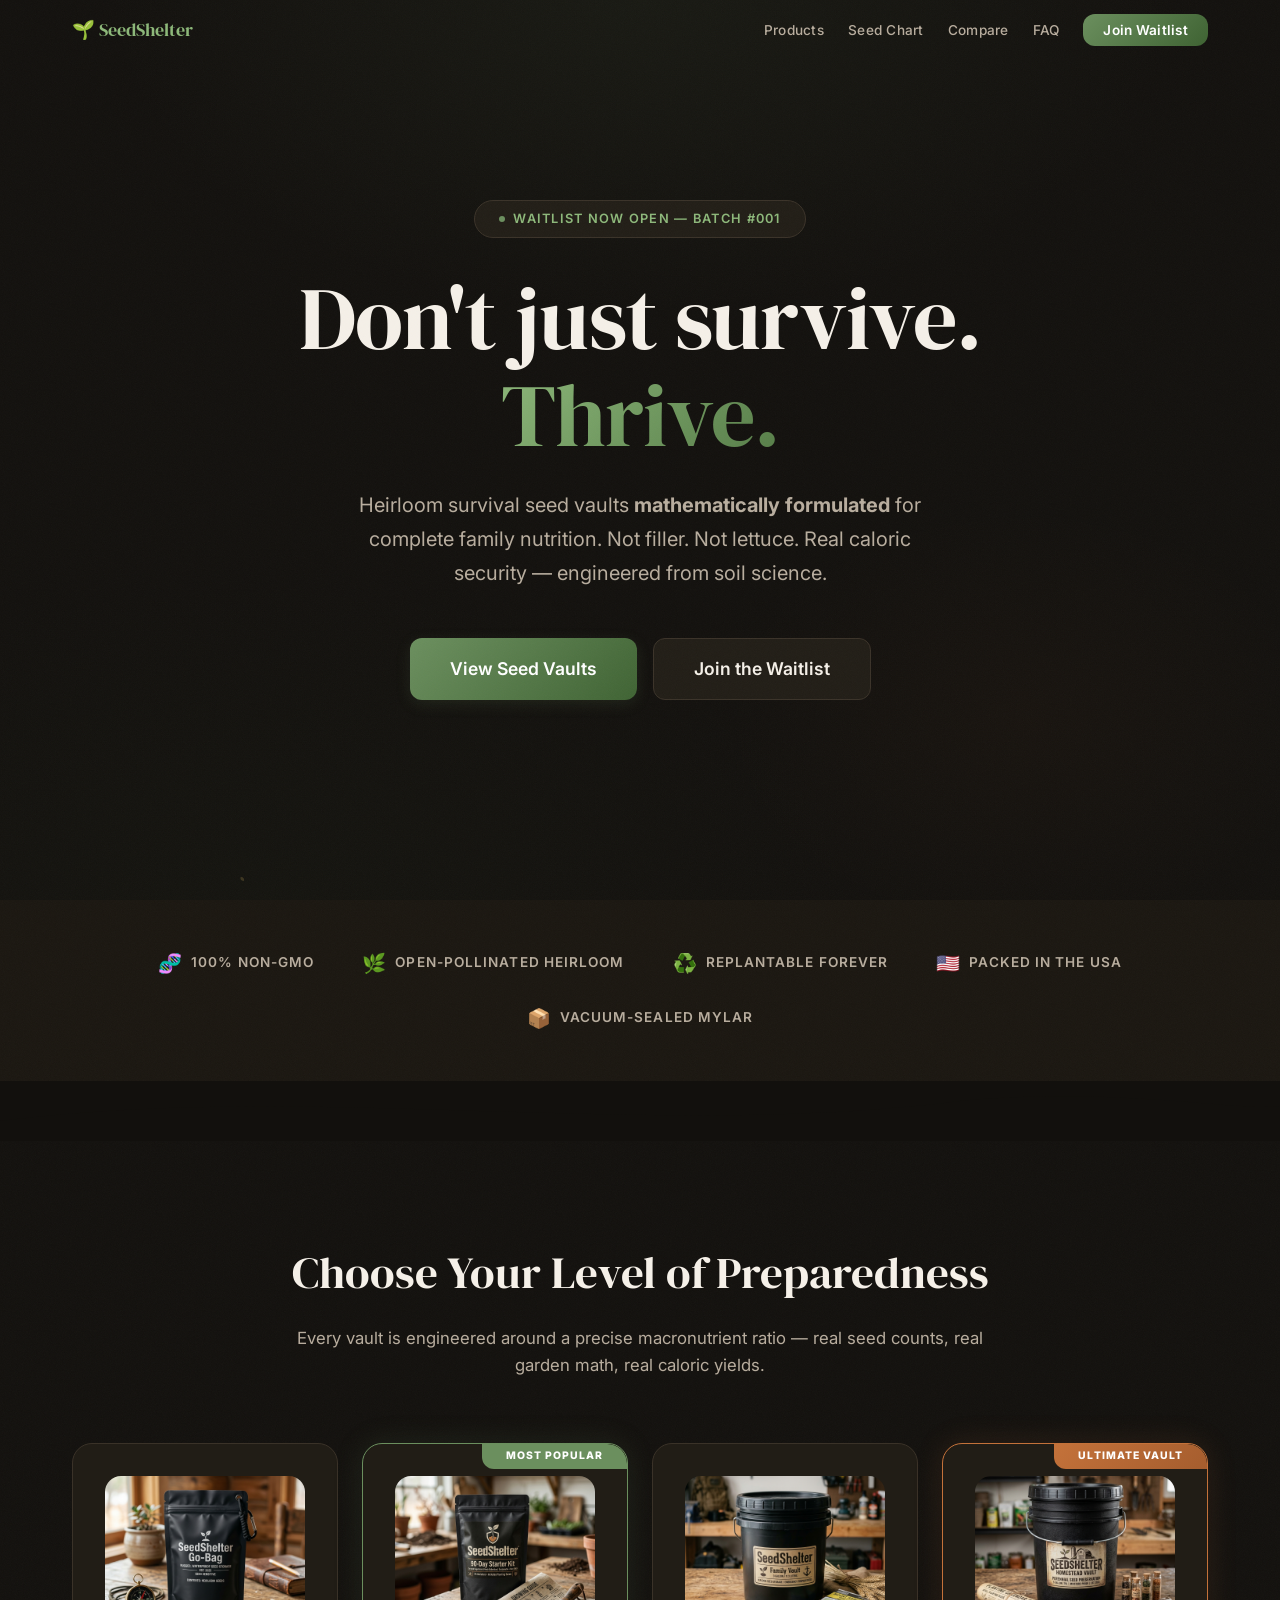
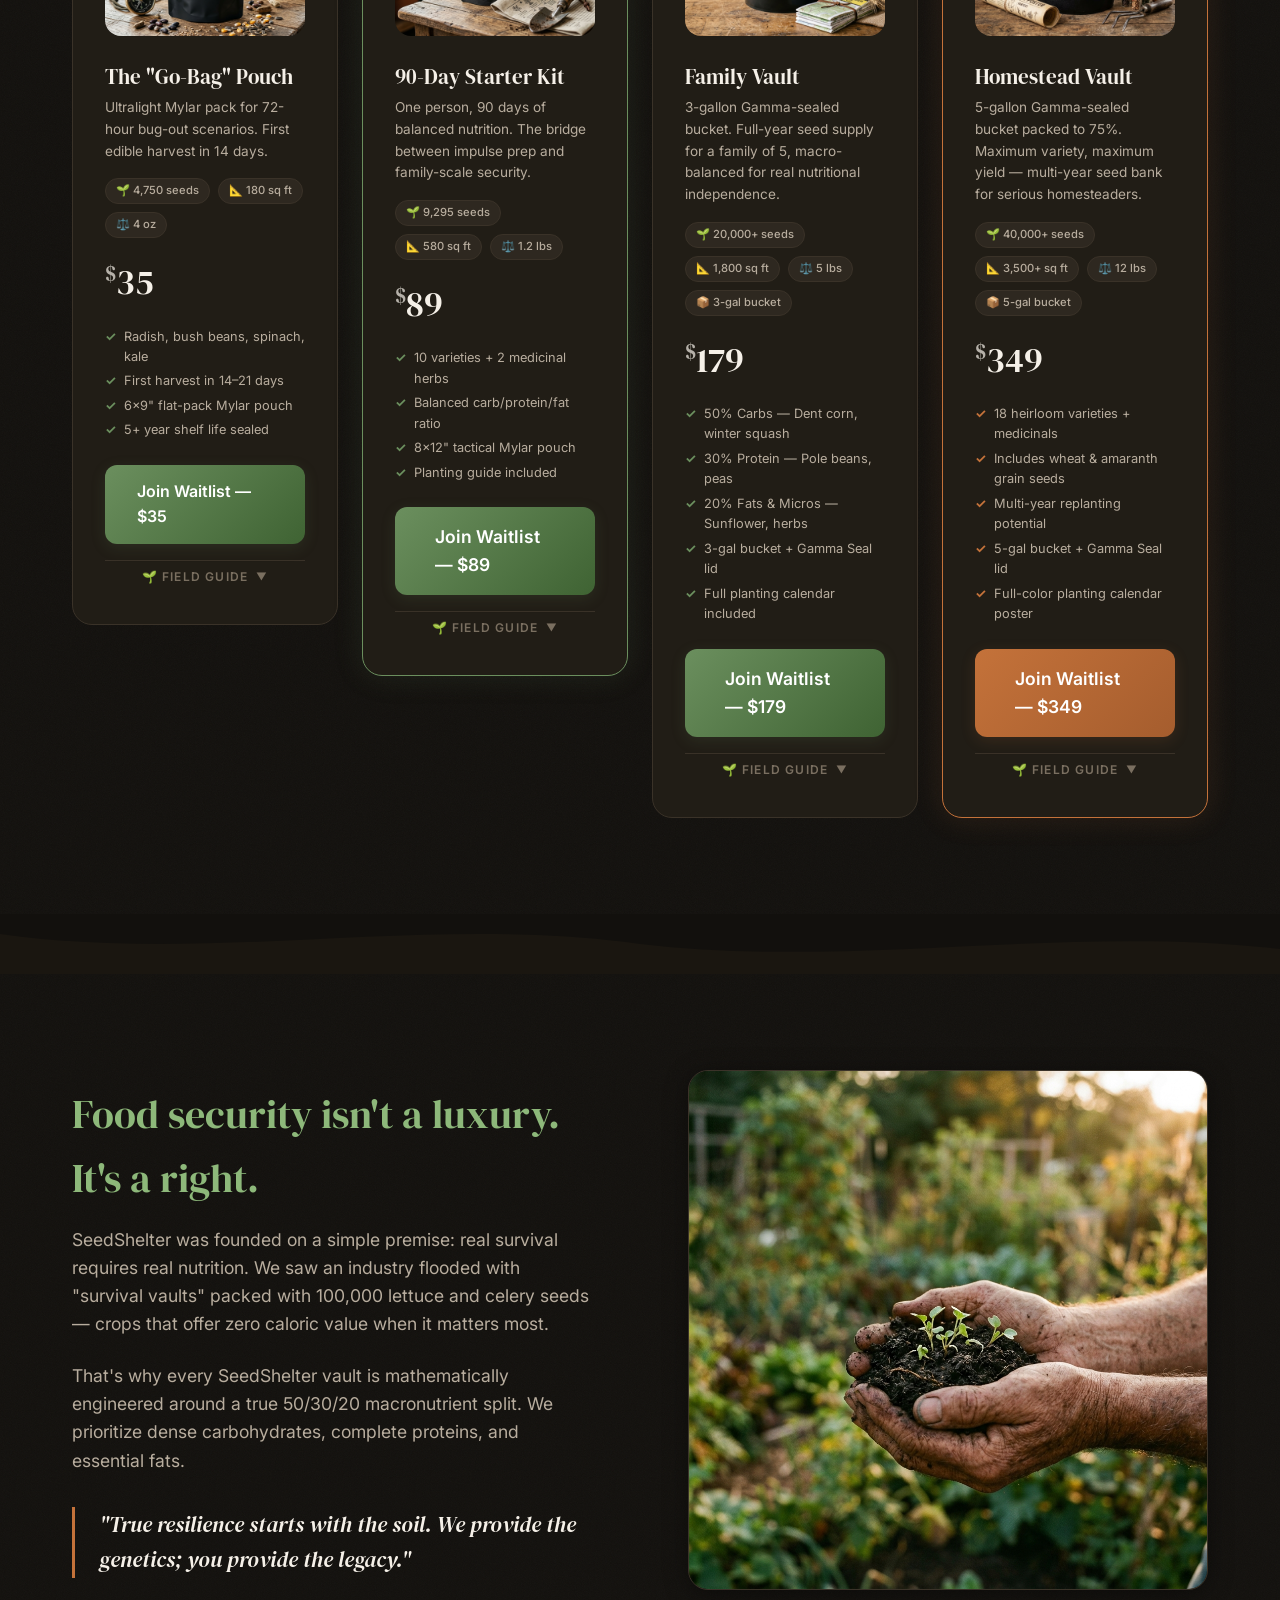
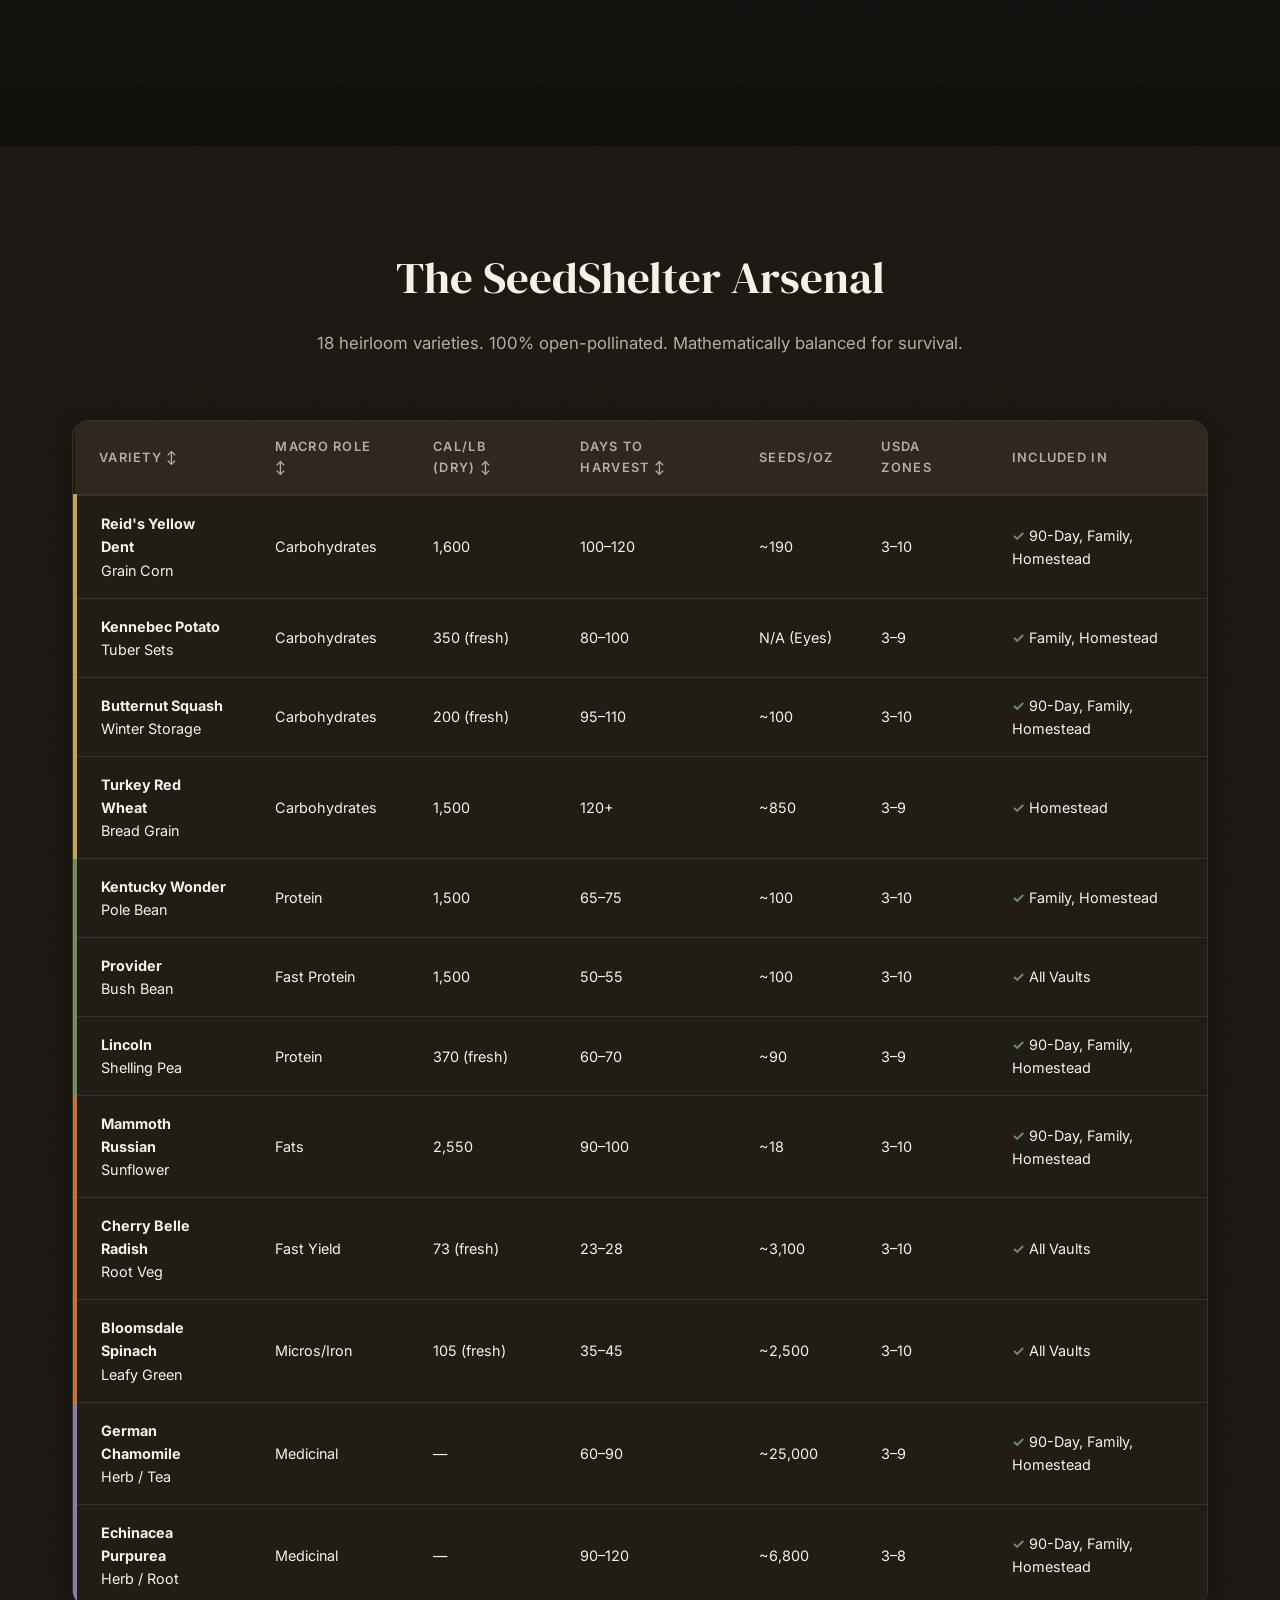
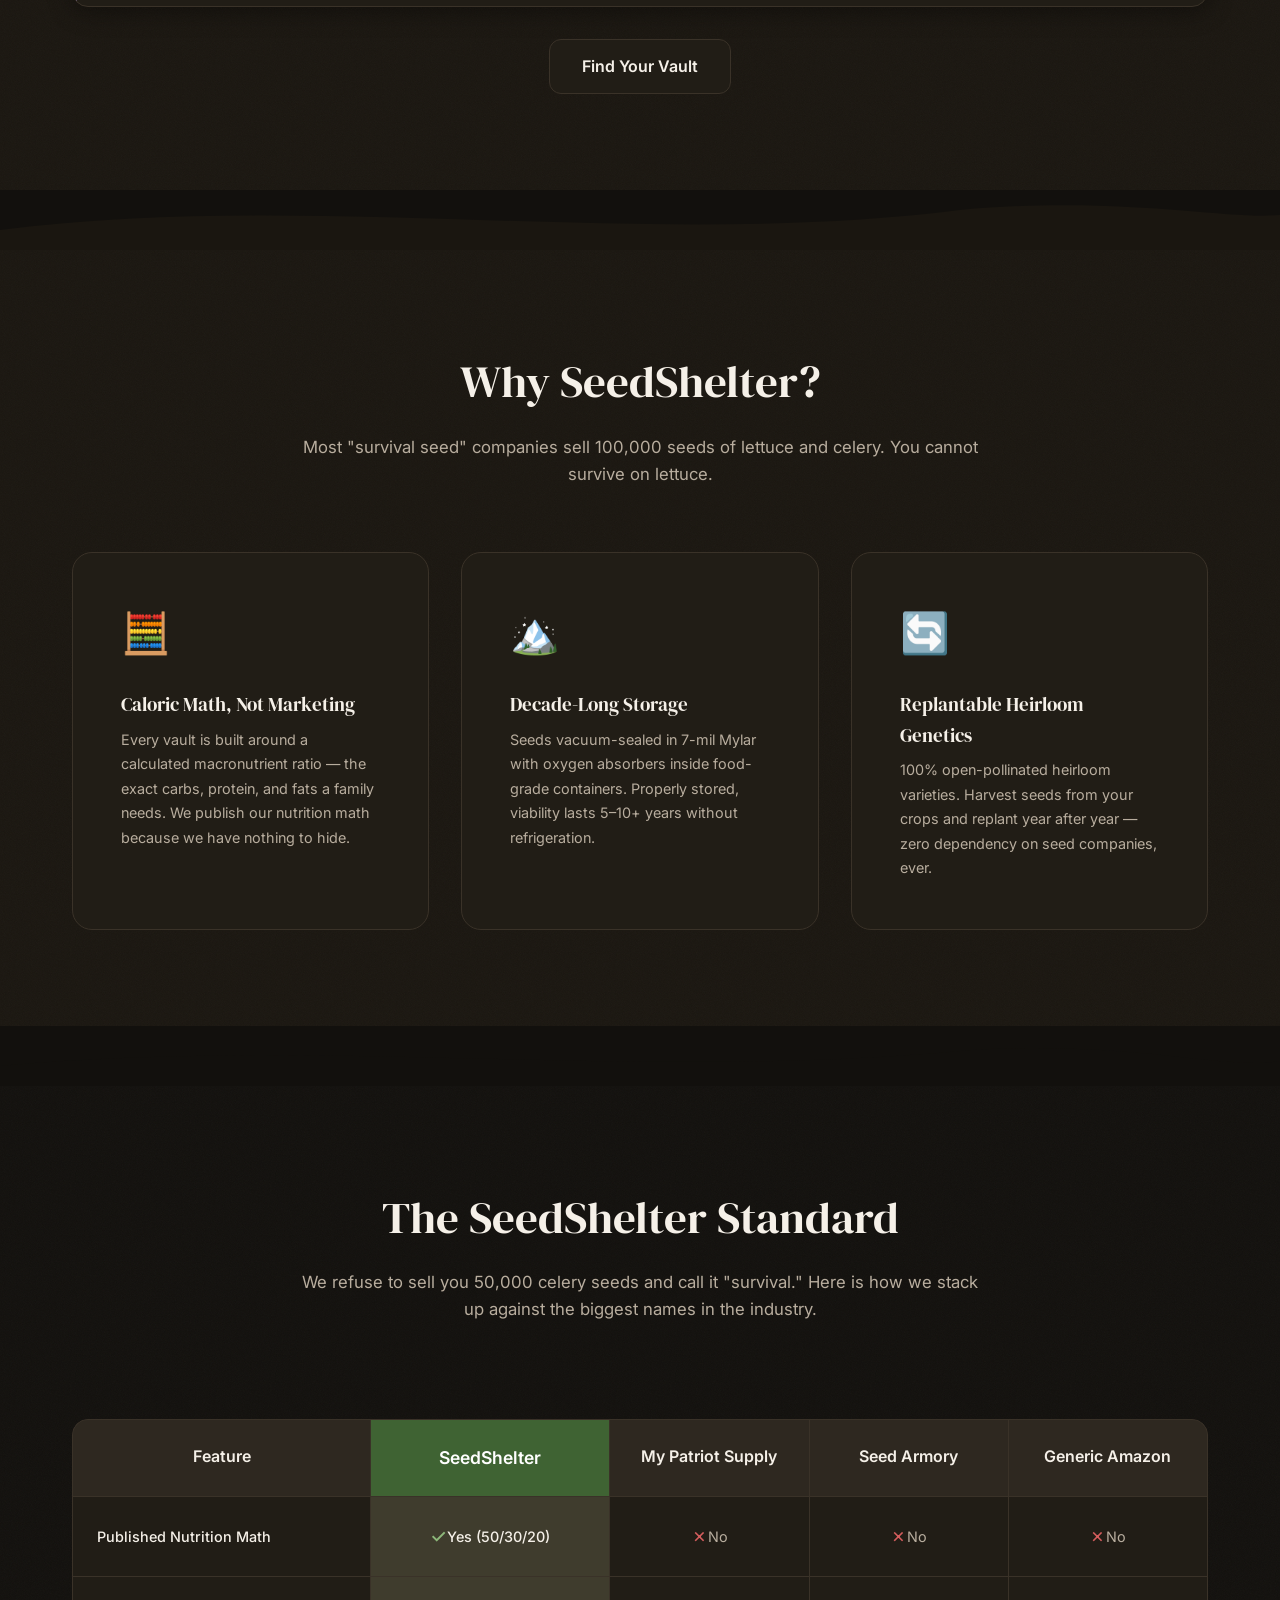
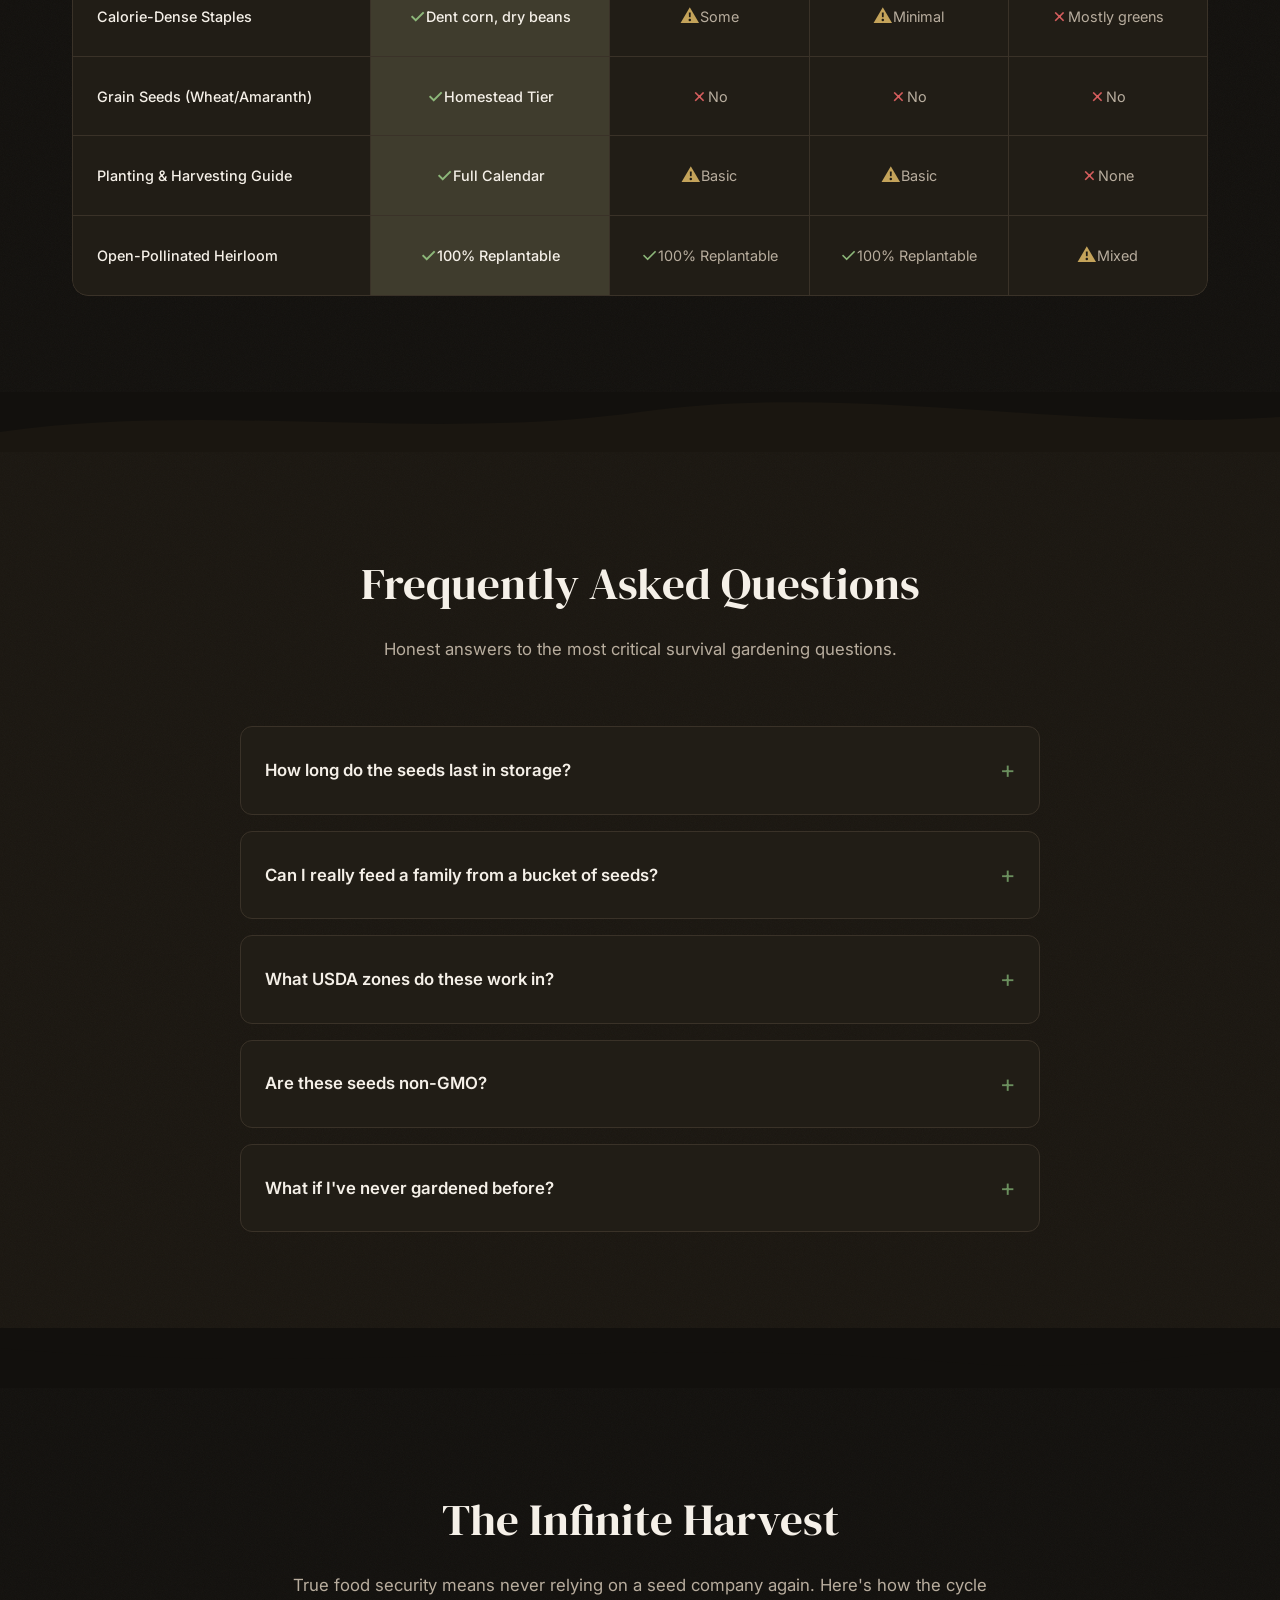
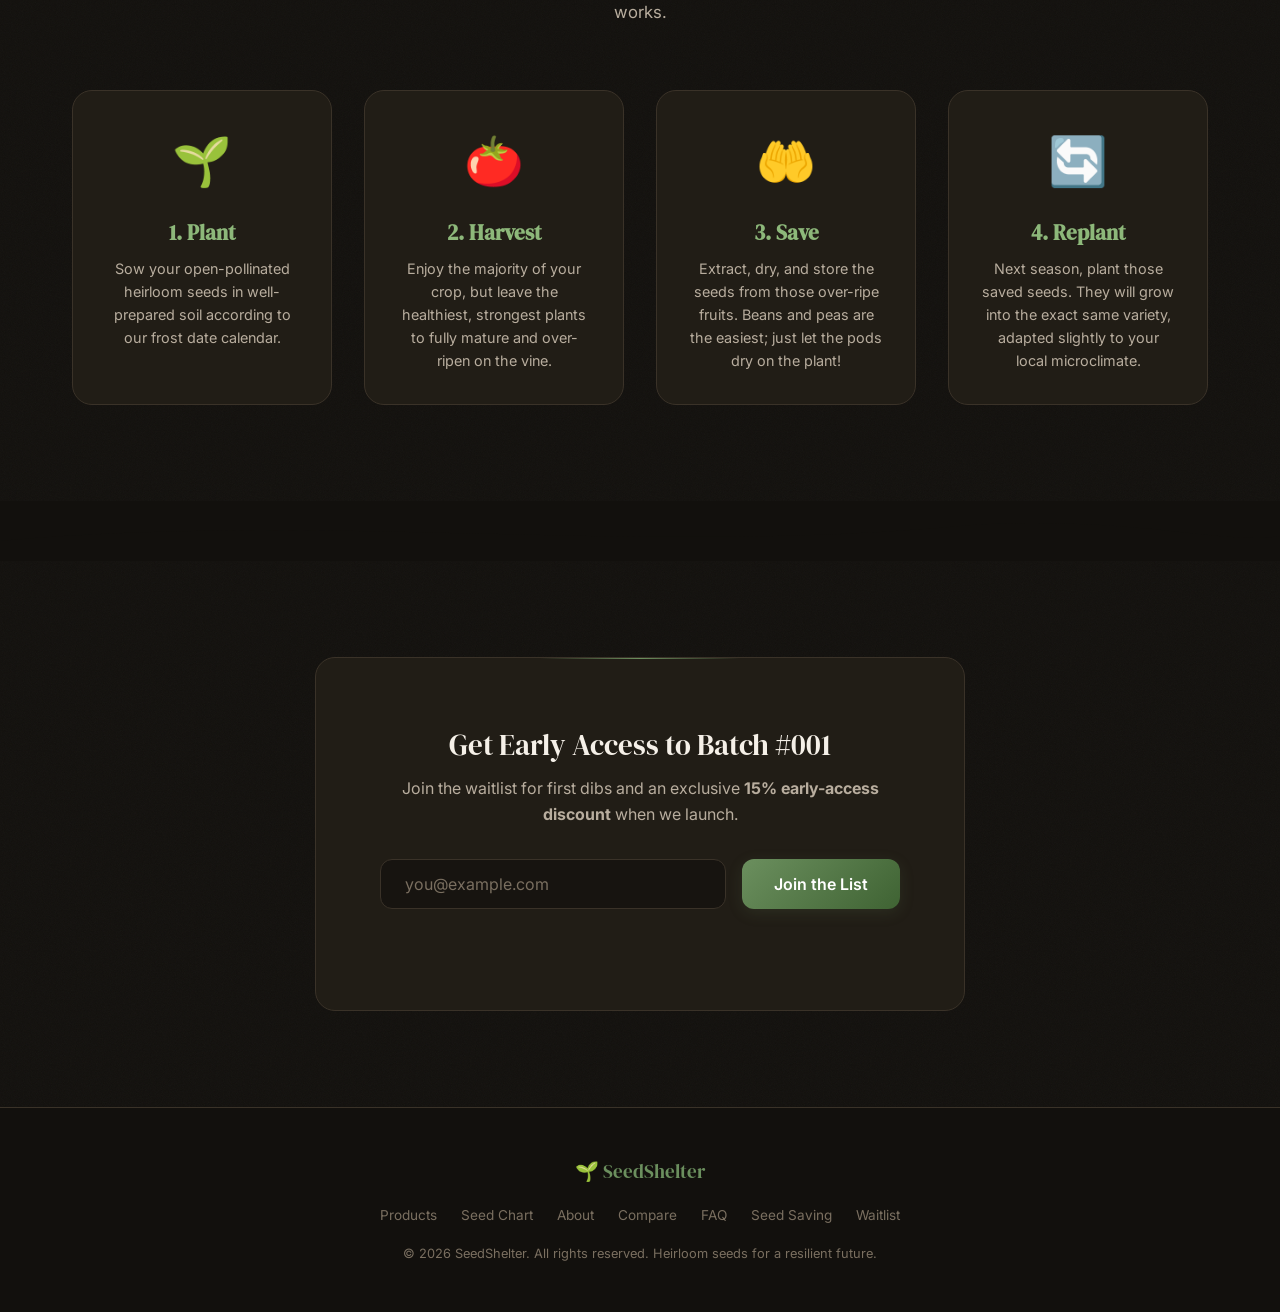
<file: index.html>
<!DOCTYPE html>
<html lang="en">
<head>
    <meta charset="UTF-8">
    <meta name="viewport" content="width=device-width, initial-scale=1.0">
    <title>SeedShelter | Survival Seed Vaults Engineered for Nutritional Independence</title>
    <meta name="description" content="Heirloom survival seed vaults with scientifically balanced macronutrient ratios. Non-GMO, open-pollinated, replantable forever. From 72-hour go-bags to full-year family vaults.">
    <meta property="og:title" content="SeedShelter — Don't Just Survive. Thrive.">
    <meta property="og:description" content="The only survival seed vaults built on caloric math, not marketing. Feed your family with engineered nutrition.">
    <meta property="og:type" content="website">
    <meta property="og:image" content="images/about-hero.png">
    <meta name="twitter:card" content="summary_large_image">
    <meta name="twitter:title" content="SeedShelter — Survival Seed Vaults">
    <meta name="twitter:description" content="Heirloom seed vaults with math-backed macronutrient ratios. Non-GMO, open-pollinated, replantable forever.">
    <meta name="twitter:image" content="images/about-hero.png">
    <link rel="canonical" href="https://seedshelter.com/">
    <link rel="icon" href="data:image/svg+xml,<svg xmlns='http://www.w3.org/2000/svg' viewBox='0 0 100 100'><text y='.9em' font-size='90'>🌱</text></svg>">
    <link rel="stylesheet" href="css/style.css">
</head>
<body>

    <!-- ====== STICKY NAV ====== -->
    <nav class="site-nav" id="site-nav" role="navigation" aria-label="Main navigation">
        <div class="nav-inner">
            <a href="#top" class="nav-brand">🌱 SeedShelter</a>
            <button class="nav-toggle" id="nav-toggle" aria-label="Toggle menu" aria-expanded="false">
                <span class="hamburger"></span>
            </button>
            <ul class="nav-links" id="nav-links">
                <li><a href="#products">Products</a></li>
                <li><a href="#seed-chart">Seed Chart</a></li>
                <li><a href="#compare">Compare</a></li>
                <li><a href="#faq">FAQ</a></li>
                <li><a href="#waitlist" class="nav-cta">Join Waitlist</a></li>
            </ul>
        </div>
    </nav>

    <!-- ====== HERO ====== -->
    <section class="hero grain" id="top">
        <canvas id="particle-canvas"></canvas>
        <div class="hero-content">
            <div class="hero-badge"><span class="dot"></span> Waitlist Now Open — Batch #001</div>
            <h1>Don't just survive.<br><span class="brand">Thrive.</span></h1>
            <p class="hero-sub">Heirloom survival seed vaults <strong>mathematically formulated</strong> for complete family nutrition. Not filler. Not lettuce. Real caloric security — engineered from soil science.</p>
            <div class="hero-cta-group">
                <a href="#products" class="btn btn-primary btn-lg">View Seed Vaults</a>
                <a href="#waitlist" class="btn btn-secondary btn-lg">Join the Waitlist</a>
            </div>
        </div>
    </section>

    <!-- ====== TRUST BAR ====== -->
    <div class="trust-bar grain">
        <div class="container">
            <div class="trust-items">
                <div class="trust-item"><span class="icon">🧬</span> 100% Non-GMO</div>
                <div class="trust-item"><span class="icon">🌿</span> Open-Pollinated Heirloom</div>
                <div class="trust-item"><span class="icon">♻️</span> Replantable Forever</div>
                <div class="trust-item"><span class="icon">🇺🇸</span> Packed in the USA</div>
                <div class="trust-item"><span class="icon">📦</span> Vacuum-Sealed Mylar</div>
            </div>
        </div>
    </div>

    <!-- Wave divider -->
    <div class="wave-divider to-deep"><svg viewBox="0 0 1440 60" preserveAspectRatio="none"><path class="wave-fill" d="M0,40 C360,0 720,60 1080,20 C1260,5 1380,30 1440,25 L1440,60 L0,60 Z"/></svg></div>

    <!-- ====== PRODUCTS ====== -->
    <section class="section products grain" id="products">
        <div class="container">
            <div class="section-header fade-in">
                <h2>Choose Your Level of Preparedness</h2>
                <p>Every vault is engineered around a precise macronutrient ratio — real seed counts, real garden math, real caloric yields.</p>
            </div>

            <div class="product-grid">

                <!-- GO-BAG -->
                <div class="product-card fade-in fade-in-delay-1">
                    <div class="product-image">
                        <img src="images/go-bag-mockup.png" alt="SeedShelter Go-Bag Pouch" loading="lazy">
                    </div>
                    <h3 class="product-name">The "Go-Bag" Pouch</h3>
                    <p class="product-tagline">Ultralight Mylar pack for 72-hour bug-out scenarios. First edible harvest in 14 days.</p>
                    <div class="product-specs">
                        <span class="spec-tag">🌱 4,750 seeds</span>
                        <span class="spec-tag">📐 180 sq ft</span>
                        <span class="spec-tag">⚖️ 4 oz</span>
                    </div>
                    <div class="product-price"><span class="currency">$</span>35</div>
                    <ul class="product-features">
                        <li><span class="check">✓</span> Radish, bush beans, spinach, kale</li>
                        <li><span class="check">✓</span> First harvest in 14–21 days</li>
                        <li><span class="check">✓</span> 6×9" flat-pack Mylar pouch</li>
                        <li><span class="check">✓</span> 5+ year shelf life sealed</li>
                    </ul>
                    <a href="#waitlist" class="btn btn-primary btn-block" id="cta-gobag"><span class="btn-text">Join Waitlist — $35</span><span class="spinner"></span></a>

                    <button class="field-guide-toggle" aria-expanded="false">
                        🌱 Field Guide <span class="arrow">▼</span>
                    </button>
                    <div class="field-guide-panel">
                        <div class="field-guide-section">
                            <div class="field-guide-label">📍 Where to Grow</div>
                            <p class="field-guide-text">USDA Zones 3–10 · Balcony pots OK · Min. 180 sq ft open ground or equivalent containers</p>
                        </div>
                        <div class="field-guide-section">
                            <div class="field-guide-label">📅 Harvest Timeline</div>
                            <div class="timeline-bar">
                                <div class="timeline-segment fast" style="width:30%" title="Radish: 21 days"></div>
                                <div class="timeline-segment mid" style="width:35%" title="Spinach: 30 days"></div>
                                <div class="timeline-segment long" style="width:35%" title="Bush Beans: 45 days"></div>
                            </div>
                            <p class="field-guide-text" style="margin-top:4px;">Radish 21d → Spinach 30d → Bush Beans 45d → Kale 50d</p>
                        </div>
                        <div class="field-guide-section">
                            <div class="field-guide-label">🏕️ Survival Scenarios</div>
                            <div class="field-guide-text">
                                <ul>
                                    <li>Bug-out: Fast greens within 2 weeks with radish &amp; spinach</li>
                                    <li>Urban shelter: Grow in 5-gallon buckets on a fire escape or patio</li>
                                    <li>Limited water: Prioritize radish (low water) and kale (drought-tolerant)</li>
                                </ul>
                            </div>
                        </div>
                    </div>
                </div>

                <!-- 90-DAY KIT -->
                <div class="product-card featured fade-in fade-in-delay-2">
                    <span class="product-badge popular">Most Popular</span>
                    <div class="product-image">
                        <img src="images/starter-kit-mockup.png" alt="SeedShelter 90-Day Starter Kit" loading="lazy">
                    </div>
                    <h3 class="product-name">90-Day Starter Kit</h3>
                    <p class="product-tagline">One person, 90 days of balanced nutrition. The bridge between impulse prep and family-scale security.</p>
                    <div class="product-specs">
                        <span class="spec-tag">🌱 9,295 seeds</span>
                        <span class="spec-tag">📐 580 sq ft</span>
                        <span class="spec-tag">⚖️ 1.2 lbs</span>
                    </div>
                    <div class="product-price"><span class="currency">$</span>89</div>
                    <ul class="product-features">
                        <li><span class="check">✓</span> 10 varieties + 2 medicinal herbs</li>
                        <li><span class="check">✓</span> Balanced carb/protein/fat ratio</li>
                        <li><span class="check">✓</span> 8×12" tactical Mylar pouch</li>
                        <li><span class="check">✓</span> Planting guide included</li>
                    </ul>
                    <a href="#waitlist" class="btn btn-primary btn-block btn-lg" id="cta-starter"><span class="btn-text">Join Waitlist — $89</span><span class="spinner"></span></a>

                    <button class="field-guide-toggle" aria-expanded="false">
                        🌱 Field Guide <span class="arrow">▼</span>
                    </button>
                    <div class="field-guide-panel">
                        <div class="field-guide-section">
                            <div class="field-guide-label">📍 Where to Grow</div>
                            <p class="field-guide-text">USDA Zones 3–10 · Requires ~580 sq ft (24×24 ft plot) · Raised bed friendly</p>
                        </div>
                        <div class="field-guide-section">
                            <div class="field-guide-label">📅 Harvest Timeline</div>
                            <div class="timeline-bar">
                                <div class="timeline-segment fast" style="width:20%"></div>
                                <div class="timeline-segment mid" style="width:40%"></div>
                                <div class="timeline-segment long" style="width:40%"></div>
                            </div>
                            <p class="field-guide-text" style="margin-top:4px;">Fast greens 14–30d → Beans/peas 55d → Corn/squash 100d</p>
                        </div>
                        <div class="field-guide-section">
                            <div class="field-guide-label">🧮 Nutrition Split</div>
                            <div class="macro-bar">
                                <div class="macro-segment carbs" style="width:45%"></div>
                                <div class="macro-segment protein" style="width:35%"></div>
                                <div class="macro-segment fats" style="width:20%"></div>
                            </div>
                            <div class="macro-legend">
                                <span><span class="macro-dot carbs"></span> Carbs 45%</span>
                                <span><span class="macro-dot protein"></span> Protein 35%</span>
                                <span><span class="macro-dot fats"></span> Fats 20%</span>
                            </div>
                        </div>
                        <div class="field-guide-section">
                            <div class="field-guide-label">🏕️ Survival Scenarios</div>
                            <div class="field-guide-text">
                                <ul>
                                    <li>Homestead start: Complete first garden with balanced nutrition</li>
                                    <li>Suburban grid-down: Plant in raised beds or tilled lawn</li>
                                    <li>Medicinal: Chamomile for stress/sleep, echinacea for immune support</li>
                                </ul>
                            </div>
                        </div>
                    </div>
                </div>

                <!-- FAMILY VAULT (3-gal) -->
                <div class="product-card fade-in fade-in-delay-3">
                    <div class="product-image">
                        <img src="images/family-vault-mockup.png" alt="SeedShelter Family Vault 3-gallon bucket" loading="lazy">
                    </div>
                    <h3 class="product-name">Family Vault</h3>
                    <p class="product-tagline">3-gallon Gamma-sealed bucket. Full-year seed supply for a family of 5, macro-balanced for real nutritional independence.</p>
                    <div class="product-specs">
                        <span class="spec-tag">🌱 20,000+ seeds</span>
                        <span class="spec-tag">📐 1,800 sq ft</span>
                        <span class="spec-tag">⚖️ 5 lbs</span>
                        <span class="spec-tag">📦 3-gal bucket</span>
                    </div>
                    <div class="product-price"><span class="currency">$</span>179</div>
                    <ul class="product-features">
                        <li><span class="check">✓</span> 50% Carbs — Dent corn, winter squash</li>
                        <li><span class="check">✓</span> 30% Protein — Pole beans, peas</li>
                        <li><span class="check">✓</span> 20% Fats & Micros — Sunflower, herbs</li>
                        <li><span class="check">✓</span> 3-gal bucket + Gamma Seal lid</li>
                        <li><span class="check">✓</span> Full planting calendar included</li>
                    </ul>
                    <a href="#waitlist" class="btn btn-primary btn-block btn-lg" id="cta-family"><span class="btn-text">Join Waitlist — $179</span><span class="spinner"></span></a>

                    <button class="field-guide-toggle" aria-expanded="false">
                        🌱 Field Guide <span class="arrow">▼</span>
                    </button>
                    <div class="field-guide-panel">
                        <div class="field-guide-section">
                            <div class="field-guide-label">📍 Where to Grow</div>
                            <p class="field-guide-text">USDA Zones 3–10 · ~1,800 sq ft (42×42 ft plot) · Suburban backyard or community garden</p>
                        </div>
                        <div class="field-guide-section">
                            <div class="field-guide-label">🧮 Nutrition Split</div>
                            <div class="macro-bar">
                                <div class="macro-segment carbs" style="width:50%"></div>
                                <div class="macro-segment protein" style="width:30%"></div>
                                <div class="macro-segment fats" style="width:20%"></div>
                            </div>
                            <div class="macro-legend">
                                <span><span class="macro-dot carbs"></span> Carbs 50%</span>
                                <span><span class="macro-dot protein"></span> Protein 30%</span>
                                <span><span class="macro-dot fats"></span> Fats 20%</span>
                            </div>
                        </div>
                        <div class="field-guide-section">
                            <div class="field-guide-label">🏕️ Survival Scenarios</div>
                            <div class="field-guide-text">
                                <ul>
                                    <li>Family homestead: Full nutritional independence for 5 people</li>
                                    <li>Three Sisters planting: Corn + beans + squash companion method</li>
                                    <li>Seed saving: Harvest and replant year after year indefinitely</li>
                                </ul>
                            </div>
                        </div>
                    </div>
                </div>

                <!-- HOMESTEAD VAULT (5-gal 75%) -->
                <div class="product-card premium fade-in fade-in-delay-4">
                    <span class="product-badge premium-tag">Ultimate Vault</span>
                    <div class="product-image">
                        <img src="images/homestead-vault-mockup.png" alt="SeedShelter Homestead Vault 5-gallon bucket" loading="lazy">
                    </div>
                    <h3 class="product-name">Homestead Vault</h3>
                    <p class="product-tagline">5-gallon Gamma-sealed bucket packed to 75%. Maximum variety, maximum yield — multi-year seed bank for serious homesteaders.</p>
                    <div class="product-specs">
                        <span class="spec-tag">🌱 40,000+ seeds</span>
                        <span class="spec-tag">📐 3,500+ sq ft</span>
                        <span class="spec-tag">⚖️ 12 lbs</span>
                        <span class="spec-tag">📦 5-gal bucket</span>
                    </div>
                    <div class="product-price"><span class="currency">$</span>349</div>
                    <ul class="product-features">
                        <li><span class="check">✓</span> 18 heirloom varieties + medicinals</li>
                        <li><span class="check">✓</span> Includes wheat &amp; amaranth grain seeds</li>
                        <li><span class="check">✓</span> Multi-year replanting potential</li>
                        <li><span class="check">✓</span> 5-gal bucket + Gamma Seal lid</li>
                        <li><span class="check">✓</span> Full-color planting calendar poster</li>
                    </ul>
                    <a href="#waitlist" class="btn btn-terra btn-block btn-lg" id="cta-homestead"><span class="btn-text">Join Waitlist — $349</span><span class="spinner"></span></a>

                    <button class="field-guide-toggle" aria-expanded="false">
                        🌱 Field Guide <span class="arrow">▼</span>
                    </button>
                    <div class="field-guide-panel">
                        <div class="field-guide-section">
                            <div class="field-guide-label">📍 Where to Grow</div>
                            <p class="field-guide-text">USDA Zones 3–10 · ~3,500 sq ft (~1/12 acre) · Rural homestead, large suburban lot, or community plot</p>
                        </div>
                        <div class="field-guide-section">
                            <div class="field-guide-label">🧮 Nutrition Split</div>
                            <div class="macro-bar">
                                <div class="macro-segment carbs" style="width:50%"></div>
                                <div class="macro-segment protein" style="width:30%"></div>
                                <div class="macro-segment fats" style="width:20%"></div>
                            </div>
                            <div class="macro-legend">
                                <span><span class="macro-dot carbs"></span> Carbs 50%</span>
                                <span><span class="macro-dot protein"></span> Protein 30%</span>
                                <span><span class="macro-dot fats"></span> Fats 20%</span>
                            </div>
                        </div>
                        <div class="field-guide-section">
                            <div class="field-guide-label">🏕️ Survival Scenarios</div>
                            <div class="field-guide-text">
                                <ul>
                                    <li>Full homestead: Half-acre food forest with grain production</li>
                                    <li>Community resilience: Split among neighbors, share harvest</li>
                                    <li>Seed banking: Enough genetic diversity for a multi-generational seed library</li>
                                    <li>Wheat/amaranth: Grind into flour for bread — true grain independence</li>
                                </ul>
                            </div>
                        </div>
                    </div>
                </div>

            </div>
        </div>
    </section>

    <!-- Wave divider -->
    <div class="wave-divider"><svg viewBox="0 0 1440 60" preserveAspectRatio="none"><path class="wave-fill" d="M0,20 C240,50 480,0 720,30 C960,55 1200,10 1440,35 L1440,60 L0,60 Z"/></svg></div>

    <!-- ====== ABOUT / MISSION ====== -->
    <section class="section about-section grain" id="about">
        <div class="container">
            <div class="about-content fade-in">
                <div class="about-text">
                    <h2>Food security isn't a luxury.<br>It's a right.</h2>
                    <p>SeedShelter was founded on a simple premise: real survival requires real nutrition. We saw an industry flooded with "survival vaults" packed with 100,000 lettuce and celery seeds — crops that offer zero caloric value when it matters most.</p>
                    <p>That's why every SeedShelter vault is mathematically engineered around a true 50/30/20 macronutrient split. We prioritize dense carbohydrates, complete proteins, and essential fats.</p>
                    <div class="about-quote">"True resilience starts with the soil. We provide the genetics; you provide the legacy."</div>
                </div>
                <div class="about-image">
                    <img src="images/about-hero.png" alt="Weathered hands holding rich soil with sprouting heirloom seedlings in warm golden light" loading="lazy">
                </div>
            </div>
        </div>
    </section>

    <!-- Wave divider -->
    <div class="wave-divider flip to-deep"><svg viewBox="0 0 1440 60" preserveAspectRatio="none"><path class="wave-fill" d="M0,20 C360,50 720,5 1080,35 C1260,48 1380,15 1440,25 L1440,60 L0,60 Z"/></svg></div>

    <!-- ====== SEED VARIETY CHART ====== -->
    <section class="section seed-chart-section grain" id="seed-chart">
        <div class="container">
            <div class="section-header fade-in">
                <h2>The SeedShelter Arsenal</h2>
                <p>18 heirloom varieties. 100% open-pollinated. Mathematically balanced for survival.</p>
            </div>
            
            <div class="table-container fade-in fade-in-delay-1">
                <table class="seed-table" id="seed-table">
                    <thead>
                        <tr>
                            <th data-sort="variety">Variety ↕</th>
                            <th data-sort="role">Macro Role ↕</th>
                            <th data-sort="cal">Cal/lb (dry) ↕</th>
                            <th data-sort="days">Days to Harvest ↕</th>
                            <th>Seeds/oz</th>
                            <th>USDA Zones</th>
                            <th>Included In</th>
                        </tr>
                    </thead>
                    <tbody>
                        <!-- Carbs -->
                        <tr>
                            <td class="cat-carb"><strong>Reid's Yellow Dent</strong><br><span class="sub-text">Grain Corn</span></td>
                            <td>Carbohydrates</td>
                            <td>1,600</td>
                            <td>100–120</td>
                            <td>~190</td>
                            <td>3–10</td>
                            <td><span class="check">✓</span> 90-Day, Family, Homestead</td>
                        </tr>
                        <tr>
                            <td class="cat-carb"><strong>Kennebec Potato</strong><br><span class="sub-text">Tuber Sets</span></td>
                            <td>Carbohydrates</td>
                            <td>350 (fresh)</td>
                            <td>80–100</td>
                            <td>N/A (Eyes)</td>
                            <td>3–9</td>
                            <td><span class="check">✓</span> Family, Homestead</td>
                        </tr>
                        <tr>
                            <td class="cat-carb"><strong>Butternut Squash</strong><br><span class="sub-text">Winter Storage</span></td>
                            <td>Carbohydrates</td>
                            <td>200 (fresh)</td>
                            <td>95–110</td>
                            <td>~100</td>
                            <td>3–10</td>
                            <td><span class="check">✓</span> 90-Day, Family, Homestead</td>
                        </tr>
                        <tr>
                            <td class="cat-carb"><strong>Turkey Red Wheat</strong><br><span class="sub-text">Bread Grain</span></td>
                            <td>Carbohydrates</td>
                            <td>1,500</td>
                            <td>120+</td>
                            <td>~850</td>
                            <td>3–9</td>
                            <td><span class="check">✓</span> Homestead</td>
                        </tr>
                        
                        <!-- Protein -->
                        <tr>
                            <td class="cat-protein"><strong>Kentucky Wonder</strong><br><span class="sub-text">Pole Bean</span></td>
                            <td>Protein</td>
                            <td>1,500</td>
                            <td>65–75</td>
                            <td>~100</td>
                            <td>3–10</td>
                            <td><span class="check">✓</span> Family, Homestead</td>
                        </tr>
                        <tr>
                            <td class="cat-protein"><strong>Provider</strong><br><span class="sub-text">Bush Bean</span></td>
                            <td>Fast Protein</td>
                            <td>1,500</td>
                            <td>50–55</td>
                            <td>~100</td>
                            <td>3–10</td>
                            <td><span class="check">✓</span> All Vaults</td>
                        </tr>
                        <tr>
                            <td class="cat-protein"><strong>Lincoln</strong><br><span class="sub-text">Shelling Pea</span></td>
                            <td>Protein</td>
                            <td>370 (fresh)</td>
                            <td>60–70</td>
                            <td>~90</td>
                            <td>3–9</td>
                            <td><span class="check">✓</span> 90-Day, Family, Homestead</td>
                        </tr>
                        
                        <!-- Fats & Micros -->
                        <tr>
                            <td class="cat-fat"><strong>Mammoth Russian</strong><br><span class="sub-text">Sunflower</span></td>
                            <td>Fats</td>
                            <td>2,550</td>
                            <td>90–100</td>
                            <td>~18</td>
                            <td>3–10</td>
                            <td><span class="check">✓</span> 90-Day, Family, Homestead</td>
                        </tr>
                        <tr>
                            <td class="cat-fat"><strong>Cherry Belle Radish</strong><br><span class="sub-text">Root Veg</span></td>
                            <td>Fast Yield</td>
                            <td>73 (fresh)</td>
                            <td>23–28</td>
                            <td>~3,100</td>
                            <td>3–10</td>
                            <td><span class="check">✓</span> All Vaults</td>
                        </tr>
                        <tr>
                            <td class="cat-fat"><strong>Bloomsdale Spinach</strong><br><span class="sub-text">Leafy Green</span></td>
                            <td>Micros/Iron</td>
                            <td>105 (fresh)</td>
                            <td>35–45</td>
                            <td>~2,500</td>
                            <td>3–10</td>
                            <td><span class="check">✓</span> All Vaults</td>
                        </tr>
                        
                        <!-- Medicinal -->
                        <tr>
                            <td class="cat-med"><strong>German Chamomile</strong><br><span class="sub-text">Herb / Tea</span></td>
                            <td>Medicinal</td>
                            <td>—</td>
                            <td>60–90</td>
                            <td>~25,000</td>
                            <td>3–9</td>
                            <td><span class="check">✓</span> 90-Day, Family, Homestead</td>
                        </tr>
                        <tr>
                            <td class="cat-med"><strong>Echinacea Purpurea</strong><br><span class="sub-text">Herb / Root</span></td>
                            <td>Medicinal</td>
                            <td>—</td>
                            <td>90–120</td>
                            <td>~6,800</td>
                            <td>3–8</td>
                            <td><span class="check">✓</span> 90-Day, Family, Homestead</td>
                        </tr>
                    </tbody>
                </table>
            </div>
            
            <div class="fade-in fade-in-delay-2" style="text-align: center; margin-top: var(--space-xl);">
                <a href="#products" class="btn btn-secondary">Find Your Vault</a>
            </div>
        </div>
    </section>

    <!-- Wave divider -->
    <div class="wave-divider"><svg viewBox="0 0 1440 60" preserveAspectRatio="none"><path class="wave-fill" d="M0,40 C360,0 720,60 1080,20 C1260,5 1380,30 1440,25 L1440,60 L0,60 Z"/></svg></div>

    <!-- ====== WHY SEEDSHELTER ====== -->
    <section class="section why-section grain" id="why">
        <div class="container">
            <div class="section-header fade-in">
                <h2>Why SeedShelter?</h2>
                <p>Most "survival seed" companies sell 100,000 seeds of lettuce and celery. You cannot survive on lettuce.</p>
            </div>
            <div class="features-grid">
                <div class="feature-card fade-in fade-in-delay-1">
                    <div class="feature-icon">🧮</div>
                    <h3>Caloric Math, Not Marketing</h3>
                    <p>Every vault is built around a calculated macronutrient ratio — the exact carbs, protein, and fats a family needs. We publish our nutrition math because we have nothing to hide.</p>
                </div>
                <div class="feature-card fade-in fade-in-delay-2">
                    <div class="feature-icon">🏔️</div>
                    <h3>Decade-Long Storage</h3>
                    <p>Seeds vacuum-sealed in 7-mil Mylar with oxygen absorbers inside food-grade containers. Properly stored, viability lasts 5–10+ years without refrigeration.</p>
                </div>
                <div class="feature-card fade-in fade-in-delay-3">
                    <div class="feature-icon">🔄</div>
                    <h3>Replantable Heirloom Genetics</h3>
                    <p>100% open-pollinated heirloom varieties. Harvest seeds from your crops and replant year after year — zero dependency on seed companies, ever.</p>
                </div>
            </div>
        </div>
    </section>

    <!-- Wave divider -->
    <div class="wave-divider flip to-deep"><svg viewBox="0 0 1440 60" preserveAspectRatio="none"><path class="wave-fill" d="M0,20 C360,50 720,5 1080,35 C1260,48 1380,15 1440,25 L1440,60 L0,60 Z"/></svg></div>

    <!-- ====== COMPETITOR COMPARISON ====== -->
    <section class="section comparison-section grain" id="compare">
        <div class="container">
            <div class="section-header fade-in">
                <h2>The SeedShelter Standard</h2>
                <p>We refuse to sell you 50,000 celery seeds and call it "survival." Here is how we stack up against the biggest names in the industry.</p>
            </div>
            
            <div class="table-container fade-in fade-in-delay-1" style="box-shadow: none; border: none; background: transparent;">
                <div class="comparison-grid">
                    <!-- Headers -->
                    <div class="comp-header">Feature</div>
                    <div class="comp-header ours">SeedShelter</div>
                    <div class="comp-header">My Patriot Supply</div>
                    <div class="comp-header">Seed Armory</div>
                    <div class="comp-header">Generic Amazon</div>
                    
                    <!-- Row 1 -->
                    <div class="comp-cell feature-name">Published Nutrition Math</div>
                    <div class="comp-cell ours"><span class="icon-yes">✓</span> Yes (50/30/20)</div>
                    <div class="comp-cell"><span class="icon-no">✗</span> No</div>
                    <div class="comp-cell"><span class="icon-no">✗</span> No</div>
                    <div class="comp-cell"><span class="icon-no">✗</span> No</div>
                    
                    <!-- Row 2 -->
                    <div class="comp-cell feature-name">Calorie-Dense Staples</div>
                    <div class="comp-cell ours"><span class="icon-yes">✓</span> Dent corn, dry beans</div>
                    <div class="comp-cell"><span class="icon-warn">⚠️</span> Some</div>
                    <div class="comp-cell"><span class="icon-warn">⚠️</span> Minimal</div>
                    <div class="comp-cell"><span class="icon-no">✗</span> Mostly greens</div>
                    
                    <!-- Row 3 -->
                    <div class="comp-cell feature-name">Grain Seeds (Wheat/Amaranth)</div>
                    <div class="comp-cell ours"><span class="icon-yes">✓</span> Homestead Tier</div>
                    <div class="comp-cell"><span class="icon-no">✗</span> No</div>
                    <div class="comp-cell"><span class="icon-no">✗</span> No</div>
                    <div class="comp-cell"><span class="icon-no">✗</span> No</div>
                    
                    <!-- Row 4 -->
                    <div class="comp-cell feature-name">Planting & Harvesting Guide</div>
                    <div class="comp-cell ours"><span class="icon-yes">✓</span> Full Calendar</div>
                    <div class="comp-cell"><span class="icon-warn">⚠️</span> Basic</div>
                    <div class="comp-cell"><span class="icon-warn">⚠️</span> Basic</div>
                    <div class="comp-cell"><span class="icon-no">✗</span> None</div>
                    
                    <!-- Row 5 -->
                    <div class="comp-cell feature-name">Open-Pollinated Heirloom</div>
                    <div class="comp-cell ours"><span class="icon-yes">✓</span> 100% Replantable</div>
                    <div class="comp-cell"><span class="icon-yes">✓</span> 100% Replantable</div>
                    <div class="comp-cell"><span class="icon-yes">✓</span> 100% Replantable</div>
                    <div class="comp-cell"><span class="icon-warn">⚠️</span> Mixed</div>
                </div>
            </div>
        </div>
    </section>

    <!-- Wave divider -->
    <div class="wave-divider"><svg viewBox="0 0 1440 60" preserveAspectRatio="none"><path class="wave-fill" d="M0,40 C240,10 480,50 720,20 C960,-10 1200,40 1440,25 L1440,60 L0,60 Z"/></svg></div>

    <!-- ====== FAQ ====== -->
    <section class="section faq-section grain" id="faq">
        <div class="container">
            <div class="section-header fade-in">
                <h2>Frequently Asked Questions</h2>
                <p>Honest answers to the most critical survival gardening questions.</p>
            </div>
            
            <div class="faq-container fade-in fade-in-delay-1">
                <details class="faq-item">
                    <summary>How long do the seeds last in storage?</summary>
                    <div class="faq-content">When kept sealed in our 7-mil Mylar bags with the included oxygen absorbers and stored in a cool, dark place (like a basement), the seeds will remain highly viable for 5 to 10+ years. Once opened, viability gradually decreases over 2 to 3 years.</div>
                </details>
                <details class="faq-item">
                    <summary>Can I really feed a family from a bucket of seeds?</summary>
                    <div class="faq-content">Yes, provided you have the space and soil. Our Family Vault requires approximately 1,800 square feet of growing space (roughly a 42x42 foot plot) to yield its full caloric potential. We do not make false claims about feeding a family from a window box.</div>
                </details>
                <details class="faq-item">
                    <summary>What USDA zones do these work in?</summary>
                    <div class="faq-content">Our carefully selected heirloom varieties thrive in USDA Zones 3 through 10, covering over 95% of the continental United States. The planting guide included in the vaults shows you exactly when to plant based on your local first and last frost dates.</div>
                </details>
                <details class="faq-item">
                    <summary>Are these seeds non-GMO?</summary>
                    <div class="faq-content">Absolutely. 100% of our seeds are non-GMO, open-pollinated heirlooms. This is critical for survival: it means you can save the seeds from your harvest and replant them year after year with the same genetic traits. You never have to buy seeds again.</div>
                </details>
                <details class="faq-item">
                    <summary>What if I've never gardened before?</summary>
                    <div class="faq-content">We highly recommend starting with our Go-Bag or 90-Day Starter Kit right now to practice. Our included planting guides are written for beginners, covering everything from seed depth to watering schedules. Survival gardening is a skill you must practice before you truly need it.</div>
                </details>
            </div>
        </div>
    </section>

    <!-- Wave divider -->
    <div class="wave-divider to-deep"><svg viewBox="0 0 1440 60" preserveAspectRatio="none"><path class="wave-fill" d="M0,20 C360,50 720,5 1080,35 C1260,48 1380,15 1440,25 L1440,60 L0,60 Z"/></svg></div>

    <!-- ====== SEED SAVING GUIDE ====== -->
    <section class="section seed-saving-section grain" id="seed-saving">
        <div class="container">
            <div class="section-header fade-in">
                <h2>The Infinite Harvest</h2>
                <p>True food security means never relying on a seed company again. Here's how the cycle works.</p>
            </div>
            
            <div class="guide-grid">
                <div class="guide-step fade-in fade-in-delay-1">
                    <div class="step-icon">🌱</div>
                    <h3>1. Plant</h3>
                    <p>Sow your open-pollinated heirloom seeds in well-prepared soil according to our frost date calendar.</p>
                </div>
                <div class="guide-step fade-in fade-in-delay-2">
                    <div class="step-icon">🍅</div>
                    <h3>2. Harvest</h3>
                    <p>Enjoy the majority of your crop, but leave the healthiest, strongest plants to fully mature and over-ripen on the vine.</p>
                </div>
                <div class="guide-step fade-in fade-in-delay-3">
                    <div class="step-icon">🤲</div>
                    <h3>3. Save</h3>
                    <p>Extract, dry, and store the seeds from those over-ripe fruits. Beans and peas are the easiest; just let the pods dry on the plant!</p>
                </div>
                <div class="guide-step fade-in fade-in-delay-4">
                    <div class="step-icon">🔄</div>
                    <h3>4. Replant</h3>
                    <p>Next season, plant those saved seeds. They will grow into the exact same variety, adapted slightly to your local microclimate.</p>
                </div>
            </div>
        </div>
    </section>

    <!-- Wave divider -->
    <div class="wave-divider flip to-deep"><svg viewBox="0 0 1440 60" preserveAspectRatio="none"><path class="wave-fill" d="M0,20 C360,50 720,5 1080,35 C1260,48 1380,15 1440,25 L1440,60 L0,60 Z"/></svg></div>

    <!-- ====== WAITLIST ====== -->
    <section class="section waitlist-section grain" id="waitlist">
        <div class="container">
            <div class="waitlist-box fade-in">
                <h2>Get Early Access to Batch #001</h2>
                <p class="sub">Join the waitlist for first dibs and an exclusive <strong>15% early-access discount</strong> when we launch.</p>
                <form id="waitlist-form" class="waitlist-form">
                    <input type="email" name="email" placeholder="you@example.com" required autocomplete="email" aria-label="Email address">
                    <button type="submit" class="btn btn-primary" id="waitlist-submit"><span class="btn-text">Join the List</span><span class="spinner"></span></button>
                </form>
                <p id="form-message" class="form-message" aria-live="polite"></p>
            </div>
        </div>
    </section>

    <!-- ====== FOOTER ====== -->
    <footer class="site-footer" role="contentinfo">
        <div class="container">
            <div class="footer-content">
                <div class="footer-brand">🌱 SeedShelter</div>
                <ul class="footer-links">
                    <li><a href="#products">Products</a></li>
                    <li><a href="#seed-chart">Seed Chart</a></li>
                    <li><a href="#about">About</a></li>
                    <li><a href="#compare">Compare</a></li>
                    <li><a href="#faq">FAQ</a></li>
                    <li><a href="#seed-saving">Seed Saving</a></li>
                    <li><a href="#waitlist">Waitlist</a></li>
                </ul>
                <p class="footer-copy">&copy; 2026 SeedShelter. All rights reserved. Heirloom seeds for a resilient future.</p>
            </div>
        </div>
    </footer>

    <script src="js/main.js"></script>
</body>
</html>
</file>
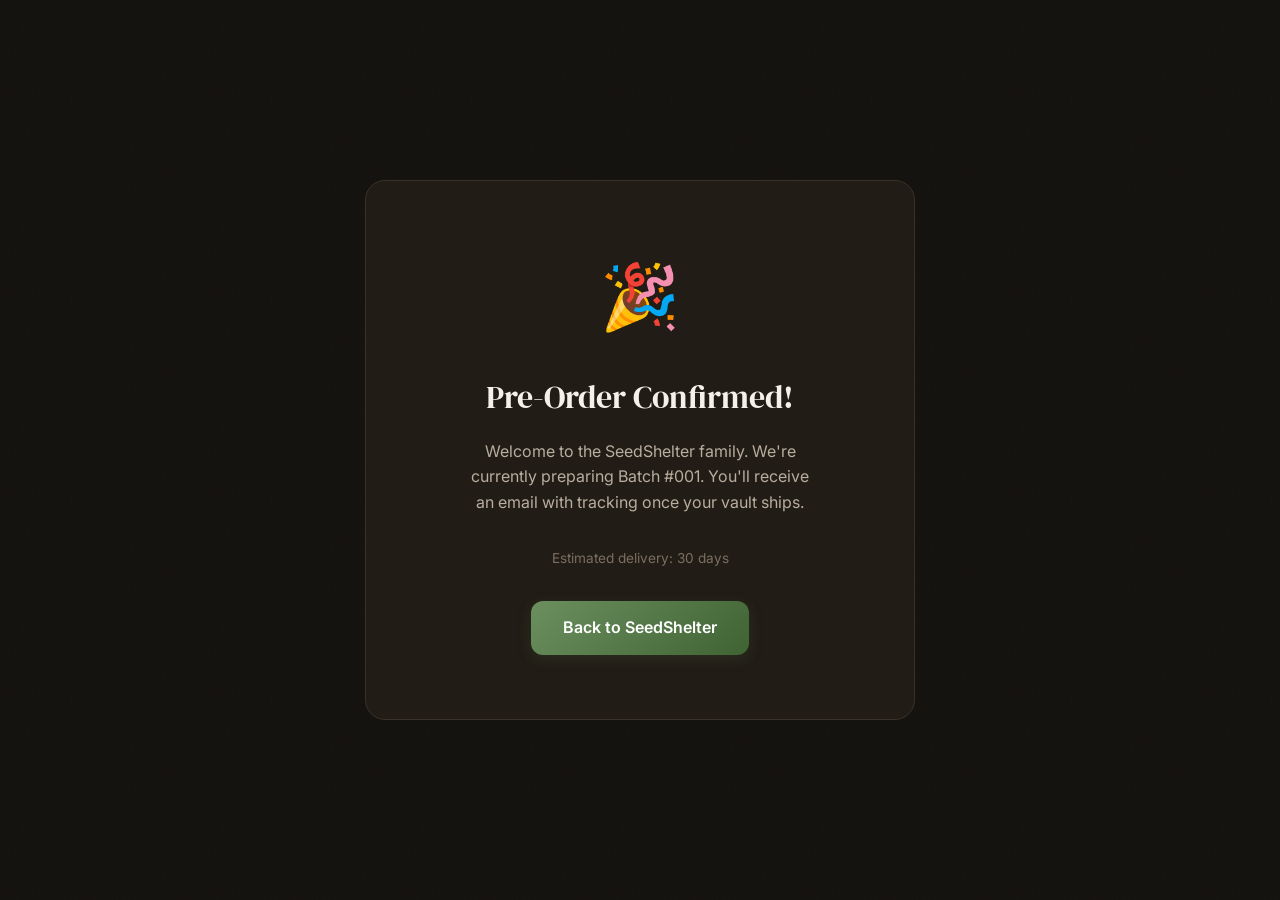
<file: success.html>
<!DOCTYPE html>
<html lang="en">
<head>
    <meta charset="UTF-8">
    <meta name="viewport" content="width=device-width, initial-scale=1.0">
    <title>Pre-Order Confirmed | SeedShelter</title>
    <meta name="robots" content="noindex">
    <link rel="icon" href="data:image/svg+xml,<svg xmlns='http://www.w3.org/2000/svg' viewBox='0 0 100 100'><text y='.9em' font-size='90'>🌱</text></svg>">
    <link rel="stylesheet" href="css/style.css">
</head>
<body>
    <div class="confirm-page grain">
        <div class="confirm-card">
            <div class="confirm-icon">🎉</div>
            <h1>Pre-Order Confirmed!</h1>
            <p>Welcome to the SeedShelter family. We're currently preparing Batch #001. You'll receive an email with tracking once your vault ships.</p>
            <p style="color: var(--color-text-muted); font-size: 0.85rem; margin-bottom: var(--space-xl);">Estimated delivery: 30 days</p>
            <a href="index.html" class="btn btn-primary">Back to SeedShelter</a>
        </div>
    </div>
</body>
</html>
</file>
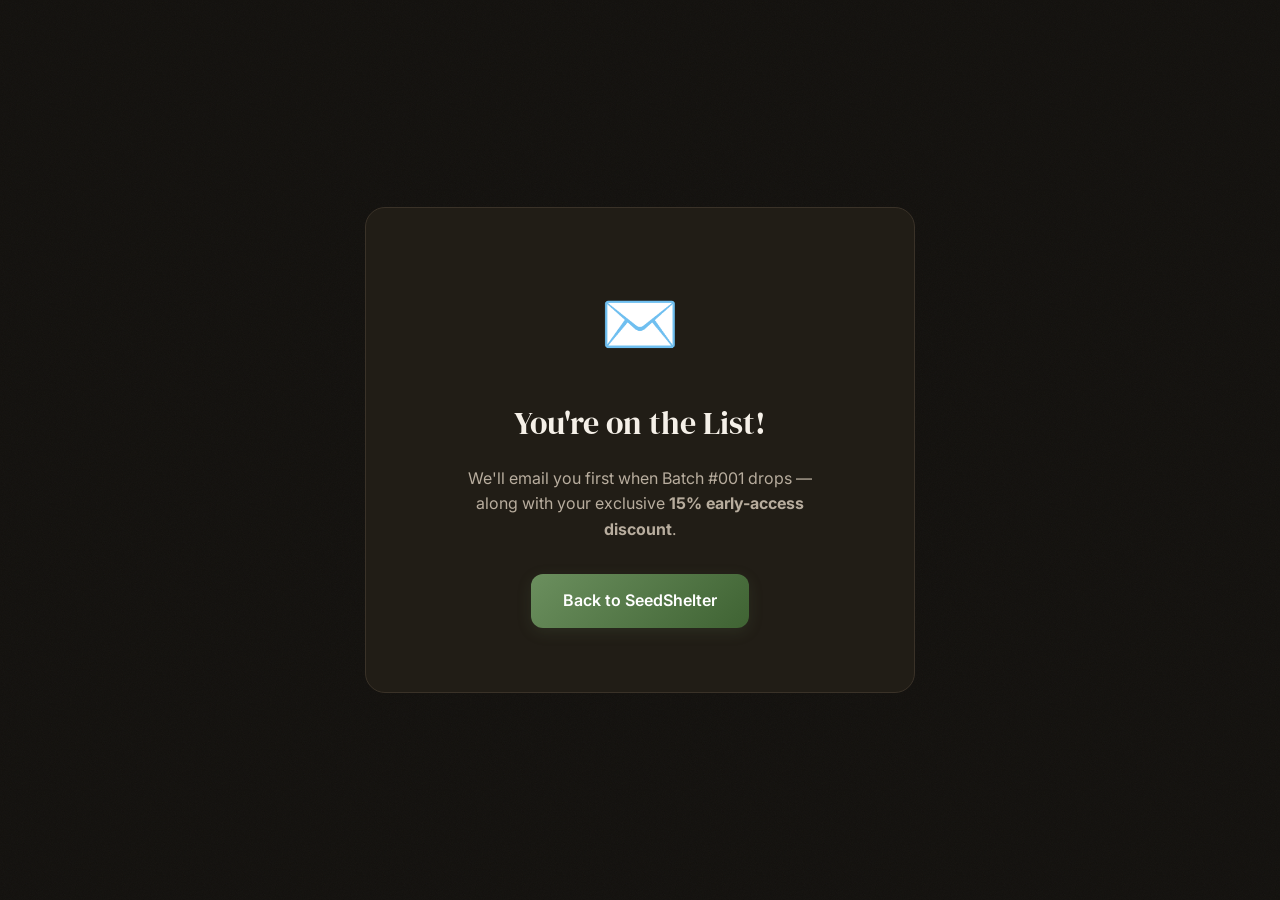
<file: waitlist-confirmed.html>
<!DOCTYPE html>
<html lang="en">
<head>
    <meta charset="UTF-8">
    <meta name="viewport" content="width=device-width, initial-scale=1.0">
    <title>You're on the List | SeedShelter</title>
    <meta name="robots" content="noindex">
    <link rel="icon" href="data:image/svg+xml,<svg xmlns='http://www.w3.org/2000/svg' viewBox='0 0 100 100'><text y='.9em' font-size='90'>🌱</text></svg>">
    <link rel="stylesheet" href="css/style.css">
</head>
<body>
    <div class="confirm-page grain">
        <div class="confirm-card">
            <div class="confirm-icon">✉️</div>
            <h1>You're on the List!</h1>
            <p>We'll email you first when Batch #001 drops — along with your exclusive <strong>15% early-access discount</strong>.</p>
            <a href="index.html" class="btn btn-primary">Back to SeedShelter</a>
        </div>
    </div>
</body>
</html>
</file>
<file: css/style.css>
/* ============================================
   SeedShelter — Earth Aesthetic Design System
   ============================================ */

@import url('https://fonts.googleapis.com/css2?family=DM+Serif+Display&family=Inter:wght@300;400;500;600;700;800&display=swap');

:root {
  /* Earth palette */
  --color-bg-deep: #12100d;
  --color-bg-primary: #1a1610;
  --color-bg-card: #211d16;
  --color-bg-card-hover: #2a2519;
  --color-bg-surface: #2e2820;
  --color-bg-input: #171410;

  --color-border: #3a3228;
  --color-border-hover: #4d4235;
  --color-border-accent: #6b8f5e;

  --color-text-primary: #f5f0e8;
  --color-text-secondary: #b8ad9e;
  --color-text-muted: #7a6f60;

  /* Sage / Moss green */
  --color-sage-400: #8db87a;
  --color-sage-500: #6b8f5e;
  --color-sage-600: #537a45;
  --color-sage-700: #3f6333;
  --color-sage-glow: rgba(107, 143, 94, 0.15);
  --color-sage-glow-strong: rgba(107, 143, 94, 0.3);

  /* Terracotta / Sienna */
  --color-terra-400: #d4845a;
  --color-terra-500: #c4723a;
  --color-terra-600: #a55d2e;
  --color-terra-glow: rgba(196, 114, 58, 0.15);

  /* Fonts */
  --font-body: 'Inter', -apple-system, BlinkMacSystemFont, sans-serif;
  --font-display: 'DM Serif Display', Georgia, serif;

  /* Spacing */
  --space-xs: 0.25rem; --space-sm: 0.5rem; --space-md: 1rem;
  --space-lg: 1.5rem; --space-xl: 2rem; --space-2xl: 3rem;
  --space-3xl: 4rem; --space-4xl: 6rem;

  --radius-md: 0.5rem; --radius-lg: 0.75rem;
  --radius-xl: 1rem; --radius-2xl: 1.25rem;

  --ease-out: cubic-bezier(0.16, 1, 0.3, 1);
  --transition-fast: 150ms var(--ease-out);
  --transition-base: 300ms var(--ease-out);
  --transition-slow: 500ms var(--ease-out);

  --shadow-card: 0 4px 24px rgba(0, 0, 0, 0.4);
  --shadow-card-hover: 0 8px 40px rgba(0, 0, 0, 0.5);
  --shadow-glow-sage: 0 0 30px var(--color-sage-glow);
  --shadow-glow-terra: 0 0 30px var(--color-terra-glow);
}

/* --- Reset --- */
*, *::before, *::after { margin: 0; padding: 0; box-sizing: border-box; }
html { scroll-behavior: smooth; -webkit-font-smoothing: antialiased; }
body {
  font-family: var(--font-body);
  background-color: var(--color-bg-deep);
  color: var(--color-text-primary);
  line-height: 1.6;
  overflow-x: hidden;
}
a { color: var(--color-sage-400); text-decoration: none; transition: color var(--transition-fast); }
a:hover { color: var(--color-sage-500); }
img { max-width: 100%; height: auto; display: block; }

/* --- Grain Texture Overlay --- */
.grain { position: relative; }
.grain::after {
  content: '';
  position: absolute;
  inset: 0;
  opacity: 0.035;
  pointer-events: none;
  z-index: 1;
  background-image: url("data:image/svg+xml,%3Csvg viewBox='0 0 256 256' xmlns='http://www.w3.org/2000/svg'%3E%3Cfilter id='n'%3E%3CfeTurbulence type='fractalNoise' baseFrequency='0.9' numOctaves='4' stitchTiles='stitch'/%3E%3C/filter%3E%3Crect width='100%25' height='100%25' filter='url(%23n)'/%3E%3C/svg%3E");
  background-repeat: repeat;
  background-size: 200px;
}
.grain > * { position: relative; z-index: 2; }

/* --- Layout --- */
.container { max-width: 1200px; margin: 0 auto; padding: 0 var(--space-xl); }
.section { padding: var(--space-4xl) 0; }

/* --- Organic Wave Divider --- */
.wave-divider {
  width: 100%; line-height: 0; overflow: hidden;
  margin: 0; padding: 0;
}
.wave-divider svg { display: block; width: 100%; height: 60px; }
.wave-divider .wave-fill { fill: var(--color-bg-primary); }
.wave-divider.flip svg { transform: scaleY(-1); }
.wave-divider.to-deep .wave-fill { fill: var(--color-bg-deep); }

/* --- Hero --- */
.hero {
  position: relative; min-height: 100vh;
  display: flex; align-items: center; justify-content: center;
  text-align: center; padding: var(--space-4xl) var(--space-xl);
  overflow: hidden; background: var(--color-bg-deep);
}
.hero::before {
  content: ''; position: absolute; inset: 0;
  background:
    radial-gradient(ellipse 60% 50% at 50% 0%, rgba(107,143,94,0.07) 0%, transparent 70%),
    radial-gradient(ellipse 80% 60% at 20% 100%, rgba(63,99,51,0.04) 0%, transparent 60%),
    radial-gradient(ellipse 40% 40% at 80% 80%, rgba(196,114,58,0.03) 0%, transparent 60%);
  pointer-events: none; z-index: 0;
}
.hero-content { position: relative; z-index: 1; max-width: 800px; }

.hero-badge {
  display: inline-flex; align-items: center; gap: var(--space-sm);
  padding: var(--space-sm) var(--space-lg);
  background: var(--color-bg-card); border: 1px solid var(--color-border);
  border-radius: 999px; font-size: 0.8rem; font-weight: 600;
  text-transform: uppercase; letter-spacing: 0.1em; color: var(--color-sage-400);
  margin-bottom: var(--space-xl);
}
.hero-badge .dot {
  width: 6px; height: 6px; border-radius: 50%;
  background: var(--color-sage-500); animation: pulse-dot 2s infinite;
}
@keyframes pulse-dot {
  0%, 100% { opacity: 1; transform: scale(1); }
  50% { opacity: 0.5; transform: scale(1.5); }
}

.hero h1 {
  font-family: var(--font-display); font-size: clamp(3rem, 8vw, 5.5rem);
  font-weight: 400; line-height: 1.1; letter-spacing: -0.01em;
  margin-bottom: var(--space-lg);
}
.hero h1 .brand {
  background: linear-gradient(135deg, var(--color-sage-400), var(--color-sage-600));
  -webkit-background-clip: text; -webkit-text-fill-color: transparent; background-clip: text;
}
.hero-sub {
  font-size: clamp(1.05rem, 2.5vw, 1.25rem); color: var(--color-text-secondary);
  max-width: 600px; margin: 0 auto var(--space-2xl); line-height: 1.7;
}
.hero-cta-group { display: flex; gap: var(--space-md); justify-content: center; flex-wrap: wrap; }

/* --- Buttons --- */
.btn {
  display: inline-flex; align-items: center; justify-content: center; gap: var(--space-sm);
  padding: 0.875rem 2rem; border: none; border-radius: var(--radius-lg);
  font-family: var(--font-body); font-size: 1rem; font-weight: 600;
  cursor: pointer; transition: all var(--transition-base);
  text-decoration: none; position: relative; overflow: hidden;
}
.btn-primary {
  background: linear-gradient(135deg, var(--color-sage-500), var(--color-sage-700));
  color: white; box-shadow: 0 4px 15px var(--color-sage-glow);
}
.btn-primary:hover {
  background: linear-gradient(135deg, var(--color-sage-400), var(--color-sage-600));
  box-shadow: 0 6px 25px var(--color-sage-glow-strong);
  transform: translateY(-2px); color: white;
}
.btn-secondary {
  background: var(--color-bg-card); color: var(--color-text-primary);
  border: 1px solid var(--color-border);
}
.btn-secondary:hover {
  background: var(--color-bg-card-hover); border-color: var(--color-border-hover);
  transform: translateY(-2px); color: var(--color-text-primary);
}
.btn-terra {
  background: linear-gradient(135deg, var(--color-terra-500), var(--color-terra-600));
  color: #fff; box-shadow: 0 4px 15px var(--color-terra-glow);
}
.btn-terra:hover {
  background: linear-gradient(135deg, var(--color-terra-400), var(--color-terra-500));
  box-shadow: 0 6px 25px rgba(196,114,58,0.3);
  transform: translateY(-2px); color: #fff;
}
.btn-lg { padding: 1rem 2.5rem; font-size: 1.1rem; }
.btn-block { width: 100%; }

.btn-primary::after, .btn-terra::after {
  content: ''; position: absolute; top: 0; left: -100%;
  width: 100%; height: 100%;
  background: linear-gradient(90deg, transparent, rgba(255,255,255,0.12), transparent);
}
.btn-primary:hover::after, .btn-terra:hover::after { animation: shimmer 0.6s ease-out; }
@keyframes shimmer { 0% { left: -100%; } 100% { left: 100%; } }

/* --- Trust Bar --- */
.trust-bar {
  padding: var(--space-2xl) 0;
  background: var(--color-bg-primary);
}
.trust-items { display: flex; justify-content: center; align-items: center; flex-wrap: wrap; gap: var(--space-lg) var(--space-2xl); }
.trust-item {
  display: flex; align-items: center; gap: var(--space-sm);
  font-size: 0.85rem; font-weight: 600; color: var(--color-text-secondary);
  text-transform: uppercase; letter-spacing: 0.08em;
}
.trust-item .icon { font-size: 1.2rem; }

/* --- Section Headers --- */
.section-header { text-align: center; max-width: 700px; margin: 0 auto var(--space-3xl); }
.section-header h2 {
  font-family: var(--font-display); font-size: clamp(2rem, 4vw, 2.8rem);
  font-weight: 400; margin-bottom: var(--space-md);
}
.section-header p { color: var(--color-text-secondary); font-size: 1.05rem; }

/* --- Products --- */
.products { background: var(--color-bg-deep); }
.product-grid {
  display: grid; grid-template-columns: repeat(4, 1fr);
  gap: var(--space-lg); align-items: start;
}

.product-card {
  background: var(--color-bg-card); border: 1px solid var(--color-border);
  border-radius: var(--radius-2xl); padding: var(--space-xl);
  display: flex; flex-direction: column; position: relative;
  transition: all var(--transition-base); overflow: hidden;
}
.product-card:hover {
  transform: translateY(-4px); box-shadow: var(--shadow-card-hover);
  border-color: var(--color-border-hover);
}
.product-card.featured { border-color: var(--color-sage-500); box-shadow: var(--shadow-glow-sage); }
.product-card.featured:hover { box-shadow: 0 8px 50px var(--color-sage-glow-strong); }
.product-card.premium { border-color: var(--color-terra-500); box-shadow: var(--shadow-glow-terra); }
.product-card.premium:hover { box-shadow: 0 8px 50px rgba(196,114,58,0.25); }

.product-badge {
  position: absolute; top: 0; right: 0;
  padding: var(--space-xs) var(--space-lg);
  font-size: 0.65rem; font-weight: 800;
  text-transform: uppercase; letter-spacing: 0.1em;
  border-radius: 0 var(--radius-2xl) 0 var(--radius-lg);
}
.product-badge.popular { background: var(--color-sage-500); color: #fff; }
.product-badge.premium-tag {
  background: linear-gradient(135deg, var(--color-terra-500), var(--color-terra-600)); color: #fff;
}

.product-image {
  width: 100%; height: 160px; border-radius: var(--radius-xl);
  overflow: hidden; margin-bottom: var(--space-lg);
  background: var(--color-bg-surface);
  display: flex; align-items: center; justify-content: center;
}
.product-image img {
  width: 100%; height: 100%; object-fit: cover;
  transition: transform var(--transition-slow);
}
.product-card:hover .product-image img { transform: scale(1.05); }

.product-name {
  font-family: var(--font-display); font-size: 1.3rem;
  font-weight: 400; margin-bottom: var(--space-xs);
}
.product-tagline {
  color: var(--color-text-secondary); font-size: 0.85rem;
  margin-bottom: var(--space-md); flex-grow: 1;
}
.product-specs {
  display: flex; gap: var(--space-sm); flex-wrap: wrap;
  margin-bottom: var(--space-md);
}
.spec-tag {
  display: inline-flex; align-items: center; gap: 4px;
  padding: 3px 10px; background: var(--color-bg-surface);
  border: 1px solid var(--color-border); border-radius: 999px;
  font-size: 0.7rem; color: var(--color-text-secondary); font-weight: 500;
}
.product-price {
  font-family: var(--font-display); font-size: 2.2rem;
  font-weight: 400; margin-bottom: var(--space-md);
}
.product-price .currency { font-size: 1.3rem; vertical-align: super; opacity: 0.7; }

.product-features {
  list-style: none; margin-bottom: var(--space-lg);
  display: flex; flex-direction: column; gap: 4px;
}
.product-features li {
  display: flex; align-items: flex-start; gap: var(--space-sm);
  font-size: 0.8rem; color: var(--color-text-secondary);
}
.product-features li .check { color: var(--color-sage-500); font-weight: bold; flex-shrink: 0; }
.premium .product-features li .check { color: var(--color-terra-500); }

/* --- Field Guide (Expandable) --- */
.field-guide-toggle {
  display: flex; align-items: center; justify-content: center; gap: var(--space-sm);
  width: 100%; padding: var(--space-sm) 0; margin-top: var(--space-md);
  background: none; border: none; border-top: 1px solid var(--color-border);
  color: var(--color-text-muted); font-family: var(--font-body);
  font-size: 0.75rem; font-weight: 600; text-transform: uppercase;
  letter-spacing: 0.1em; cursor: pointer; transition: color var(--transition-fast);
}
.field-guide-toggle:hover { color: var(--color-sage-400); }
.field-guide-toggle .arrow {
  transition: transform var(--transition-base); font-size: 0.65rem;
}
.field-guide-toggle.open .arrow { transform: rotate(180deg); }

.field-guide-panel {
  max-height: 0; overflow: hidden;
  transition: max-height 0.4s var(--ease-out), padding 0.3s var(--ease-out);
  padding: 0;
}
.field-guide-panel.open {
  max-height: 600px;
  padding-top: var(--space-md);
}

.field-guide-section { margin-bottom: var(--space-md); }
.field-guide-section:last-child { margin-bottom: 0; }
.field-guide-label {
  font-size: 0.7rem; font-weight: 700; text-transform: uppercase;
  letter-spacing: 0.08em; color: var(--color-sage-400);
  margin-bottom: 4px; display: flex; align-items: center; gap: 6px;
}
.field-guide-text {
  font-size: 0.8rem; color: var(--color-text-secondary); line-height: 1.5;
}
.field-guide-text ul { list-style: none; padding: 0; }
.field-guide-text ul li { padding: 2px 0; }
.field-guide-text ul li::before {
  content: '→ '; color: var(--color-text-muted); font-size: 0.7rem;
}

/* Timeline bar */
.timeline-bar {
  display: flex; align-items: center; gap: 4px;
  margin-top: 6px; height: 6px;
}
.timeline-segment {
  height: 100%; border-radius: 3px; flex-shrink: 0;
  position: relative;
}
.timeline-segment.fast { background: var(--color-sage-500); }
.timeline-segment.mid { background: var(--color-sage-600); opacity: 0.7; }
.timeline-segment.long { background: var(--color-sage-700); opacity: 0.5; }

/* Macro bar */
.macro-bar {
  display: flex; height: 8px; border-radius: 4px;
  overflow: hidden; margin-top: 6px;
  background: var(--color-bg-surface);
}
.macro-segment { height: 100%; }
.macro-segment.carbs { background: #c4a35a; }
.macro-segment.protein { background: var(--color-sage-500); }
.macro-segment.fats { background: var(--color-terra-500); }

.macro-legend {
  display: flex; gap: var(--space-md); margin-top: 6px;
  font-size: 0.7rem; color: var(--color-text-muted);
}
.macro-legend span { display: flex; align-items: center; gap: 4px; }
.macro-dot { width: 6px; height: 6px; border-radius: 50%; display: inline-block; }
.macro-dot.carbs { background: #c4a35a; }
.macro-dot.protein { background: var(--color-sage-500); }
.macro-dot.fats { background: var(--color-terra-500); }

/* --- Why Section --- */
.why-section { background: var(--color-bg-primary); }
.features-grid { display: grid; grid-template-columns: repeat(3, 1fr); gap: var(--space-xl); }
.feature-card {
  background: var(--color-bg-card); border: 1px solid var(--color-border);
  border-radius: var(--radius-2xl); padding: var(--space-2xl);
  transition: all var(--transition-base);
}
.feature-card:hover { transform: translateY(-4px); border-color: var(--color-border-hover); box-shadow: var(--shadow-card); }
.feature-icon { font-size: 2.5rem; margin-bottom: var(--space-lg); }
.feature-card h3 { font-family: var(--font-display); font-size: 1.2rem; font-weight: 400; margin-bottom: var(--space-sm); }
.feature-card p { color: var(--color-text-secondary); font-size: 0.9rem; line-height: 1.7; }

/* --- Waitlist --- */
.waitlist-section { background: var(--color-bg-deep); }
.waitlist-box {
  max-width: 650px; margin: 0 auto;
  background: var(--color-bg-card); border: 1px solid var(--color-border);
  border-radius: var(--radius-2xl); padding: var(--space-3xl);
  text-align: center; position: relative; overflow: hidden;
}
.waitlist-box::before {
  content: ''; position: absolute; top: 0; left: 50%;
  transform: translateX(-50%); width: 200px; height: 1px;
  background: linear-gradient(90deg, transparent, var(--color-sage-500), transparent);
}
.waitlist-box h2 { font-family: var(--font-display); font-size: 1.8rem; font-weight: 400; margin-bottom: var(--space-sm); }
.waitlist-box .sub { color: var(--color-text-secondary); margin-bottom: var(--space-xl); }
.waitlist-form { display: flex; gap: var(--space-md); }
.waitlist-form input[type="email"] {
  flex: 1; padding: 0.875rem var(--space-lg);
  background: var(--color-bg-input); border: 1px solid var(--color-border);
  border-radius: var(--radius-lg); color: var(--color-text-primary);
  font-family: var(--font-body); font-size: 1rem;
  transition: border-color var(--transition-fast);
}
.waitlist-form input[type="email"]:focus {
  outline: none; border-color: var(--color-sage-500);
  box-shadow: 0 0 0 3px var(--color-sage-glow);
}
.waitlist-form input[type="email"]::placeholder { color: var(--color-text-muted); }
.form-message { margin-top: var(--space-md); font-size: 0.9rem; font-weight: 500; min-height: 1.4em; }
.form-message.success { color: var(--color-sage-400); }
.form-message.error { color: #d45d5d; }

/* --- About Section --- */
.about-section { background: var(--color-bg-deep); }
.about-content {
  display: grid; grid-template-columns: 1fr 1fr; gap: var(--space-4xl);
  align-items: center;
}
.about-image {
  border-radius: var(--radius-2xl); overflow: hidden;
  border: 1px solid var(--color-border);
  box-shadow: var(--shadow-card);
}
.about-text h2 {
  font-family: var(--font-display); font-size: 2.5rem; font-weight: 400;
  margin-bottom: var(--space-md); color: var(--color-sage-400);
}
.about-text p { color: var(--color-text-secondary); margin-bottom: var(--space-lg); font-size: 1.1rem; }
.about-quote {
  padding-left: var(--space-lg); border-left: 3px solid var(--color-terra-500);
  font-family: var(--font-display); font-size: 1.4rem; color: var(--color-text-primary);
  font-style: italic; margin-top: var(--space-xl);
}

/* --- Seed Chart --- */
.seed-chart-section { background: var(--color-bg-primary); }
.table-container {
  overflow-x: auto; background: var(--color-bg-card);
  border: 1px solid var(--color-border); border-radius: var(--radius-xl);
  box-shadow: var(--shadow-card); margin-top: var(--space-xl);
}
.seed-table { width: 100%; border-collapse: collapse; text-align: left; min-width: 900px; }
.seed-table th {
  background: var(--color-bg-surface); color: var(--color-text-secondary);
  font-size: 0.8rem; font-weight: 600; text-transform: uppercase;
  letter-spacing: 0.1em; padding: var(--space-md) var(--space-lg);
  border-bottom: 2px solid var(--color-border);
  position: sticky; top: 0; z-index: 10;
  cursor: pointer; transition: color var(--transition-fast);
}
.seed-table th:hover { color: var(--color-sage-400); }
.seed-table td {
  padding: var(--space-md) var(--space-lg); border-bottom: 1px solid var(--color-border);
  font-size: 0.9rem; color: var(--color-text-primary);
}
.seed-table tr:last-child td { border-bottom: none; }
.seed-table tr:hover td { background: var(--color-bg-card-hover); }
.seed-table .cat-carb { border-left: 4px solid #c4a35a; }
.seed-table .cat-protein { border-left: 4px solid var(--color-sage-500); }
.seed-table .cat-fat { border-left: 4px solid var(--color-terra-500); }
.seed-table .cat-med { border-left: 4px solid #8f79a6; }
.seed-table td.sub-text { color: var(--color-text-muted); font-size: 0.8rem; }
.seed-table .check { color: var(--color-sage-500); font-weight: bold; }

/* --- Competitor Comparison --- */
.comparison-section { background: var(--color-bg-deep); }
.comparison-grid {
  display: grid; grid-template-columns: 1.5fr 1.2fr 1fr 1fr 1fr;
  gap: 1px; background: var(--color-border);
  border: 1px solid var(--color-border); border-radius: var(--radius-xl);
  overflow: hidden; margin-top: var(--space-xl);
}
.comp-header {
  background: var(--color-bg-surface); padding: var(--space-lg);
  font-weight: 600; text-align: center;
}
.comp-header.ours { background: var(--color-sage-700); color: #fff; font-size: 1.1rem; }
.comp-cell {
  background: var(--color-bg-card); padding: var(--space-lg);
  display: flex; align-items: center; justify-content: center;
  text-align: center; font-size: 0.9rem; color: var(--color-text-secondary);
}
.comp-cell.feature-name {
  justify-content: flex-start; text-align: left; font-weight: 500; color: var(--color-text-primary);
}
.comp-cell.ours { background: rgba(107, 143, 94, 0.1); color: var(--color-text-primary); font-weight: 500; }
.comp-cell .icon-yes { color: var(--color-sage-400); font-size: 1.2rem; }
.comp-cell .icon-no { color: #d45d5d; font-size: 1.2rem; }
.comp-cell .icon-warn { color: #c4a35a; font-size: 1.2rem; }

/* --- FAQ Accordion --- */
.faq-section { background: var(--color-bg-primary); }
.faq-container { max-width: 800px; margin: 0 auto; display: flex; flex-direction: column; gap: var(--space-md); }
.faq-item {
  background: var(--color-bg-card); border: 1px solid var(--color-border);
  border-radius: var(--radius-lg); overflow: hidden;
}
.faq-item summary {
  padding: var(--space-lg); cursor: pointer; list-style: none;
  font-family: var(--font-body); font-weight: 600; font-size: 1.05rem;
  display: flex; justify-content: space-between; align-items: center;
  transition: background var(--transition-fast);
}
.faq-item summary::-webkit-details-marker { display: none; }
.faq-item summary:hover { background: var(--color-bg-card-hover); }
.faq-item summary::after {
  content: '+'; font-size: 1.5rem; color: var(--color-sage-500);
  font-weight: 400; transition: transform var(--transition-base);
}
.faq-item[open] summary::after { transform: rotate(45deg); color: var(--color-terra-500); }
.faq-content {
  padding: 0 var(--space-lg) var(--space-lg); color: var(--color-text-secondary);
  font-size: 0.95rem; line-height: 1.7;
}

/* --- Seed Saving Guide --- */
.seed-saving-section { background: var(--color-bg-deep); }
.guide-grid { display: grid; grid-template-columns: repeat(auto-fit, minmax(250px, 1fr)); gap: var(--space-xl); margin-top: var(--space-xl); }
.guide-step {
  background: var(--color-bg-card); padding: var(--space-xl);
  border-radius: var(--radius-2xl); border: 1px solid var(--color-border);
  text-align: center;
}
.guide-step .step-icon { font-size: 3rem; margin-bottom: var(--space-md); }
.guide-step h3 { font-family: var(--font-display); font-size: 1.3rem; margin-bottom: var(--space-sm); color: var(--color-sage-400); }
.guide-step p { color: var(--color-text-secondary); font-size: 0.9rem; }

/* --- Footer --- */
.site-footer { padding: var(--space-2xl) 0; border-top: 1px solid var(--color-border); text-align: center; }
.footer-content { display: flex; flex-direction: column; align-items: center; gap: var(--space-md); }
.footer-brand { font-family: var(--font-display); font-size: 1.2rem; color: var(--color-sage-500); }
.footer-links { display: flex; gap: var(--space-lg); list-style: none; }
.footer-links a { color: var(--color-text-muted); font-size: 0.85rem; }
.footer-links a:hover { color: var(--color-text-secondary); }
.footer-copy { color: var(--color-text-muted); font-size: 0.8rem; }

/* --- Animations --- */
.fade-in { opacity: 0; transform: translateY(30px); transition: opacity 0.7s var(--ease-out), transform 0.7s var(--ease-out); }
.fade-in.visible { opacity: 1; transform: translateY(0); }
.fade-in-delay-1 { transition-delay: 0.1s; }
.fade-in-delay-2 { transition-delay: 0.2s; }
.fade-in-delay-3 { transition-delay: 0.3s; }
.fade-in-delay-4 { transition-delay: 0.4s; }

#particle-canvas { position: absolute; inset: 0; z-index: 0; pointer-events: none; }

/* --- Confirmation Pages --- */
.confirm-page { min-height: 100vh; display: flex; align-items: center; justify-content: center; text-align: center; padding: var(--space-xl); background: var(--color-bg-deep); }
.confirm-card {
  background: var(--color-bg-card); border: 1px solid var(--color-border);
  border-radius: var(--radius-2xl); padding: var(--space-3xl) var(--space-4xl); max-width: 550px;
}
.confirm-icon { font-size: 4rem; margin-bottom: var(--space-lg); }
.confirm-card h1 { font-family: var(--font-display); font-size: 2rem; font-weight: 400; margin-bottom: var(--space-md); }
.confirm-card p { color: var(--color-text-secondary); margin-bottom: var(--space-xl); }

/* --- Sticky Nav --- */
.site-nav {
  position: fixed; top: 0; left: 0; right: 0; z-index: 1000;
  background: rgba(18, 16, 13, 0.85);
  backdrop-filter: blur(16px); -webkit-backdrop-filter: blur(16px);
  border-bottom: 1px solid rgba(58, 50, 40, 0.5);
  transform: translateY(-100%);
  transition: transform 0.4s var(--ease-out), background 0.3s ease;
}
.site-nav.visible { transform: translateY(0); }
.site-nav.at-top {
  transform: translateY(0);
  background: transparent; border-bottom-color: transparent;
  backdrop-filter: none; -webkit-backdrop-filter: none;
}

.nav-inner {
  max-width: 1200px; margin: 0 auto;
  padding: 0 var(--space-xl);
  display: flex; align-items: center; justify-content: space-between;
  height: 60px;
}

.nav-brand {
  font-family: var(--font-display); font-size: 1.15rem;
  color: var(--color-sage-400); text-decoration: none;
  transition: color var(--transition-fast);
}
.nav-brand:hover { color: var(--color-sage-500); }

.nav-links {
  display: flex; align-items: center; gap: var(--space-lg);
  list-style: none;
}
.nav-links a {
  color: var(--color-text-secondary); font-size: 0.85rem;
  font-weight: 500; text-decoration: none; letter-spacing: 0.02em;
  transition: color var(--transition-fast);
  padding: var(--space-xs) 0;
}
.nav-links a:hover { color: var(--color-text-primary); }
.nav-links a.active { color: var(--color-sage-400); }

.nav-cta {
  background: linear-gradient(135deg, var(--color-sage-500), var(--color-sage-700)) !important;
  color: #fff !important; padding: 0.5rem 1.25rem !important;
  border-radius: var(--radius-lg); font-weight: 600 !important;
  transition: all var(--transition-base) !important;
}
.nav-cta:hover {
  box-shadow: 0 4px 15px var(--color-sage-glow-strong);
  transform: translateY(-1px);
}

.nav-toggle { display: none; }

/* Hamburger icon */
.hamburger {
  display: block; width: 22px; height: 2px;
  background: var(--color-text-primary);
  position: relative; transition: background 0.2s;
}
.hamburger::before, .hamburger::after {
  content: ''; position: absolute; left: 0;
  width: 22px; height: 2px;
  background: var(--color-text-primary);
  transition: transform 0.3s var(--ease-out);
}
.hamburger::before { top: -7px; }
.hamburger::after { top: 7px; }

.nav-toggle.open .hamburger { background: transparent; }
.nav-toggle.open .hamburger::before { transform: rotate(45deg) translate(5px, 5px); }
.nav-toggle.open .hamburger::after { transform: rotate(-45deg) translate(5px, -5px); }

/* Loading spinner */
.btn .spinner { display: none; width: 18px; height: 18px; border: 2px solid rgba(255,255,255,0.3); border-top-color: #fff; border-radius: 50%; animation: spin 0.6s linear infinite; }
.btn.loading .spinner { display: inline-block; }
.btn.loading .btn-text { display: none; }
@keyframes spin { to { transform: rotate(360deg); } }

/* --- Responsive --- */
@media (max-width: 1100px) {
  .product-grid { grid-template-columns: repeat(2, 1fr); }
}

@media (max-width: 768px) {
  .product-grid { grid-template-columns: 1fr; max-width: 420px; margin: 0 auto; }
  .features-grid { grid-template-columns: 1fr; max-width: 500px; margin: 0 auto; }
  .about-content { grid-template-columns: 1fr; }
  .about-text { order: 1; }
  .about-image { order: 2; }
  .about-text h2 { font-size: 2rem; }
  .guide-grid { grid-template-columns: repeat(2, 1fr); }

  /* Nav → hamburger */
  .nav-toggle {
    display: flex; align-items: center; justify-content: center;
    width: 40px; height: 40px; background: none; border: none;
    cursor: pointer; z-index: 1001;
  }
  .nav-links {
    position: fixed; top: 0; right: 0;
    width: 280px; height: 100vh;
    background: rgba(18, 16, 13, 0.97);
    backdrop-filter: blur(20px); -webkit-backdrop-filter: blur(20px);
    flex-direction: column; align-items: flex-start;
    padding: 80px var(--space-xl) var(--space-xl);
    gap: var(--space-md);
    transform: translateX(100%);
    transition: transform 0.4s var(--ease-out);
    border-left: 1px solid var(--color-border);
  }
  .nav-links.open { transform: translateX(0); }
  .nav-links a { font-size: 1.1rem; }
  .nav-cta { width: 100%; text-align: center; margin-top: var(--space-md); }

  /* Comparison & seed table → horizontal scroll */
  .table-container { padding-bottom: var(--space-sm); -webkit-overflow-scrolling: touch; }
  .comparison-grid { min-width: 750px; }
  .seed-table { min-width: 800px; }
}

@media (max-width: 640px) {
  .hero { min-height: auto; padding: calc(var(--space-3xl) + 60px) var(--space-md) var(--space-3xl); }
  .hero-cta-group { flex-direction: column; align-items: stretch; }
  .waitlist-form { flex-direction: column; }
  .trust-items { flex-direction: column; gap: var(--space-md); }
  .container { padding: 0 var(--space-md); }
  .waitlist-box { padding: var(--space-xl); }
  .section-header h2 { font-size: 1.8rem; }
  .guide-grid { grid-template-columns: 1fr; }
  .footer-links { flex-wrap: wrap; justify-content: center; gap: var(--space-md); }
  .nav-inner { padding: 0 var(--space-md); }
}
</file>
